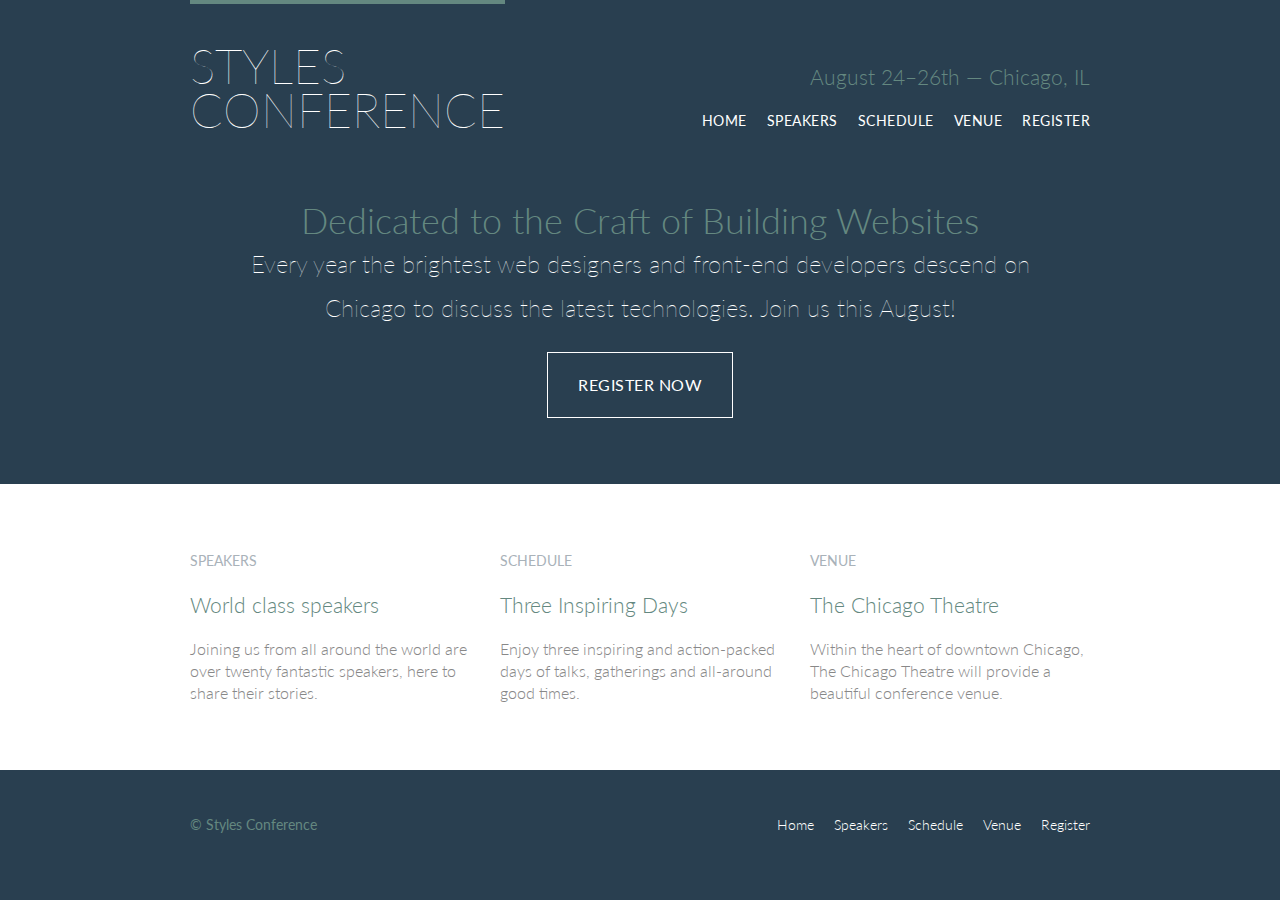
<file: index.html>
<!DOCTYPE html>
<html lang="en">
<head>
	<meta charset="utf-8">
	<title>Styles Conference</title>
	<link rel="stylesheet" href="https://fonts.googleapis.com/css?family=Lato:100,300,400,700" rel="stylesheet">
	<link rel="stylesheet" type="text/css" href="./assets/stylesheets/main.css">
</head>


<body>

    <!-- Header -->

    <header class="container group primary-header">

        <h1 class="logo">
           <a href="index.html">Styles<br>Conference</a>
        </h1>

        <h3 class="tagline">August 24&ndash;26th &mdash; Chicago, IL</h3>

        <nav class="nav primary-nav">
	       <ul>
		       <li><a href="index.html">Home</a></li><!--
		    --><li><a href="speakers.html">Speakers</a></li><!--
		    --><li><a href="schedule.html">Schedule</a></li><!--
		    --><li><a href="venue.html">Venue</a></li><!--
		    --><li><a href="register.html">Register</a></li>
		  </ul>
        </nav>

    </header>

    <!-- Hero -->

    <section class="container hero"> 
	    <h2>Dedicated to the Craft of Building Websites</h2>
	    <p>Every year the brightest web designers and front-end developers descend on Chicago to discuss the latest technologies. Join us this August!</p>
		<a class="btn btn-alt" href="register.html">Register Now</a>
	</section>

	<section class="row">
		<div class="grid">
			<!--Speakers-->
			<section class="teaser col-1-3">
	 			<a href="speakers.html">
					<h5>Speakers</h5>
					<h3>World class speakers</h3>
	 			</a>

				<p>Joining us from all around the world are over twenty fantastic speakers, here to share their stories.</p>

			</section><!-- 

	       	Schedule

			--><section class="teaser col-1-3">
	 			<a href="schedule.html">
					<h5>Schedule</h5>
					<h3>Three Inspiring Days</h3>
	  			</a>

				<p>Enjoy three inspiring and action-packed days of talks, gatherings and all-around good times.</p>

			</section><!-- 

	        Venue

			--><section class="teaser col-1-3">
	 			<a href="venue.html">
					<h5>Venue</h5>
					<h3>The Chicago Theatre</h3>
	  			</a>

				<p>Within the heart of downtown Chicago, The Chicago Theatre will provide a beautiful conference venue.</p>

			</section>
		</div>
	</section>

	<footer class="container primary-footer group">
		<small>&copy; Styles Conference</small>
		<nav class="nav">
		  <ul>
		    <li><a href="index.html">Home</a></li><!--
		    --><li><a href="speakers.html">Speakers</a></li><!--
		    --><li><a href="schedule.html">Schedule</a></li><!--
		    --><li><a href="venue.html">Venue</a></li><!--
		    --><li><a href="register.html">Register</a></li>
		  </ul>
		</nav>
	</footer>

</body>

</html>
</file>
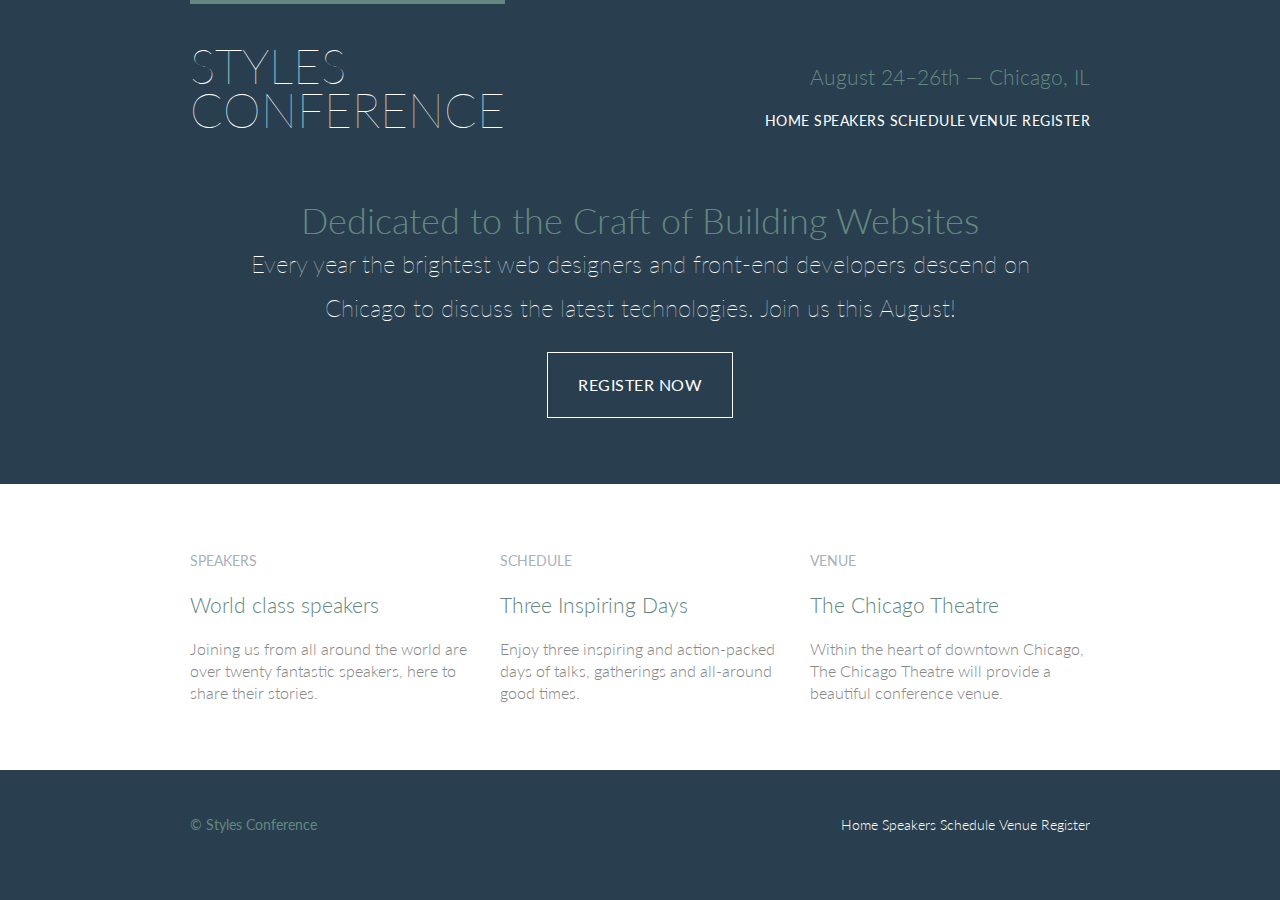
<file: styles conference/index.html>
<!DOCTYPE html>
<html lang="en">
<head>
	<meta charset="utf-8">
	<title>Styles Conference</title>
	<link rel="stylesheet" type="text/css" href="Assets/stylesheets/main.css">
	<link rel="stylesheet" href="https://fonts.googleapis.com/css?family=Lato:100,300,400,700" rel="stylesheet">

</head>


<body>

    <!-- Header -->

    <header class="container group primary-header">

        <h1 class="logo">
           <a href="index.html">Styles<br>Conference</a>
        </h1>

        <h3 class="tagline">August 24&ndash;26th &mdash; Chicago, IL</h3>

        <nav class="nav primary-nav">
	       <a href="index.html">Home</a>
	       <a href="speakers.html">Speakers</a>
	       <a href="schedule.html">Schedule</a>
	       <a href="venue.html">Venue</a>
	       <a href="register.html">Register</a>
        </nav>

    </header>

    <!-- Hero -->

    <section class="container hero"> 
	    <h2>Dedicated to the Craft of Building Websites</h2>
	    <p>Every year the brightest web designers and front-end developers descend on Chicago to discuss the latest technologies. Join us this August!</p>
		<a class="btn btn-alt" href="register.html">Register Now</a>
	</section>

	<section class="row">
		<div class="grid">
			<!--Speakers-->
			<section class="teaser col-1-3">
	 			<a href="speakers.html">
					<h5>Speakers</h5>
					<h3>World class speakers</h3>
	 			</a>

				<p>Joining us from all around the world are over twenty fantastic speakers, here to share their stories.</p>

			</section><!-- 

	       	Schedule

			--><section class="teaser col-1-3">
	 			<a href="schedule.html">
					<h5>Schedule</h5>
					<h3>Three Inspiring Days</h3>
	  			</a>

				<p>Enjoy three inspiring and action-packed days of talks, gatherings and all-around good times.</p>

			</section><!-- 

	        Venue

			--><section class="teaser col-1-3">
	 			<a href="venue.html">
					<h5>Venue</h5>
					<h3>The Chicago Theatre</h3>
	  			</a>

				<p>Within the heart of downtown Chicago, The Chicago Theatre will provide a beautiful conference venue.</p>

			</section>
		</div>
	</section>

	<footer class="container primary-footer group">
		<small>&copy; Styles Conference</small>
		<nav class="nav">
			<a href="index.html">Home</a>
			<a href="speakers.html">Speakers</a>
			<a href="schedule.html">Schedule</a>
			<a href="venue.html">Venue</a>
			<a href="register.html">Register</a>
		</nav>
	</footer>

</body>

</html>
</file>
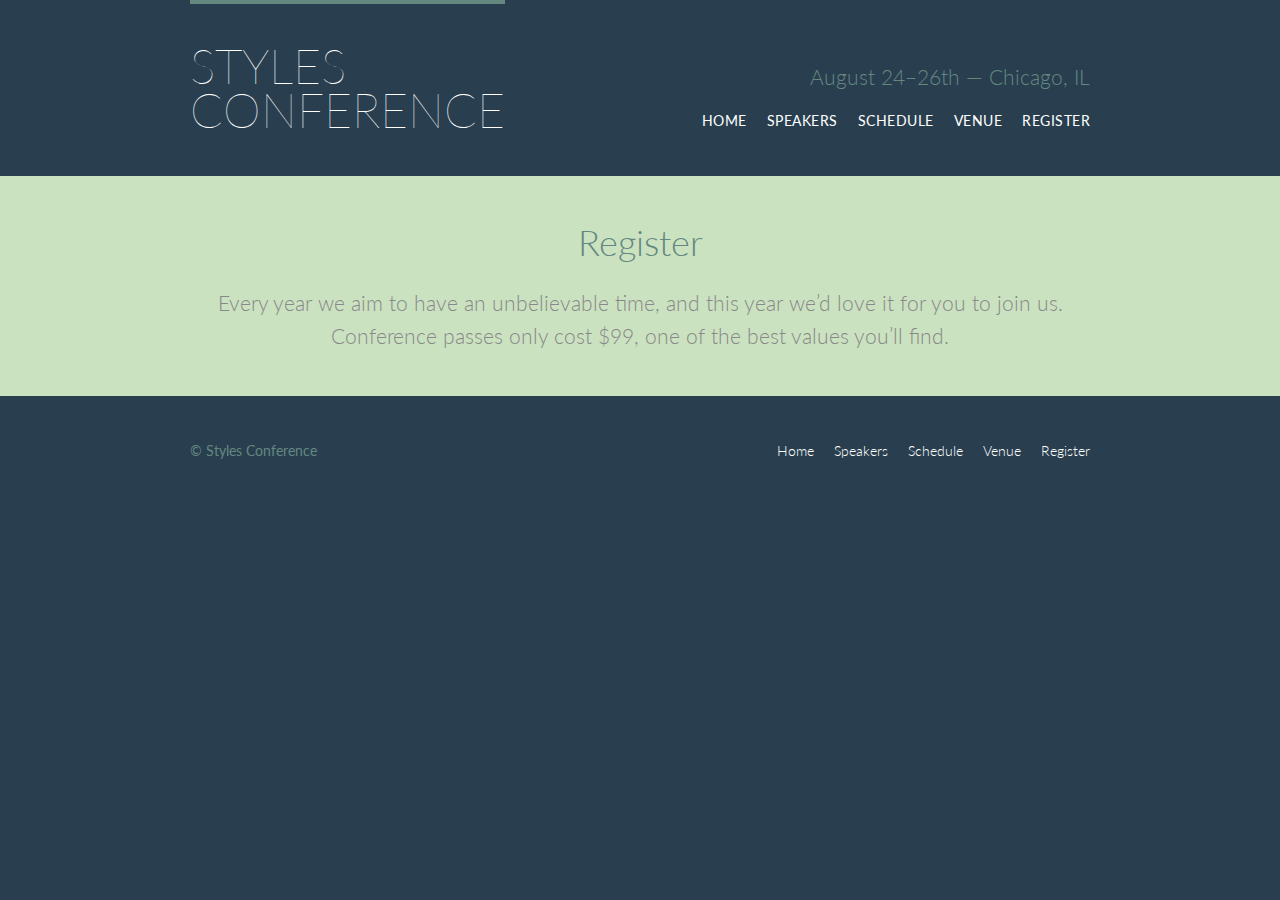
<file: register.html>
<!DOCTYPE html>
<html lang="en">

  <head>
    <meta charset="utf-8">
    <title>Register - Styles Conference</title>
    <link rel="stylesheet" href="http://fonts.googleapis.com/css?family=Lato:100,300,400">
    <link rel="stylesheet" type="text/css" href="./assets/stylesheets/main.css">
  </head>

  <body>

    <!-- Header -->

    <header class="container group primary-header">

      <h1 class="logo">
        <a href="index.html">Styles <br> Conference</a>
      </h1>

      <h3 class="tagline">August 24&ndash;26th &mdash; Chicago, IL</h3>

      <nav class="nav primary-nav">
      <ul>
        <li><a href="index.html">Home</a></li><!--
        --><li><a href="speakers.html">Speakers</a></li><!--
        --><li><a href="schedule.html">Schedule</a></li><!--
        --><li><a href="venue.html">Venue</a></li><!--
        --><li><a href="register.html">Register</a></li>
      </ul>
      </nav>

    </header>

    <!-- Main content -->
    <section class="row-alt">
      <div class="container lead">

        <h1>Register</h1>
        <p>Every year we aim to have an unbelievable time, and this year we’d love it for you to join us. Conference passes only cost $99, one of the best values you’ll find.</p>

      </div>
    </section>

    <!-- Footer -->

    <footer class="primary-footer container group">

      <small>&copy; Styles Conference</small>

      <nav class="nav">
        <ul>
          <li><a href="index.html">Home</a></li><!--
          --><li><a href="speakers.html">Speakers</a></li><!--
          --><li><a href="schedule.html">Schedule</a></li><!--
          --><li><a href="venue.html">Venue</a></li><!--
          --><li><a href="register.html">Register</a></li>
        </ul>
      </nav>

    </footer>

  </body>
</html>
</file>
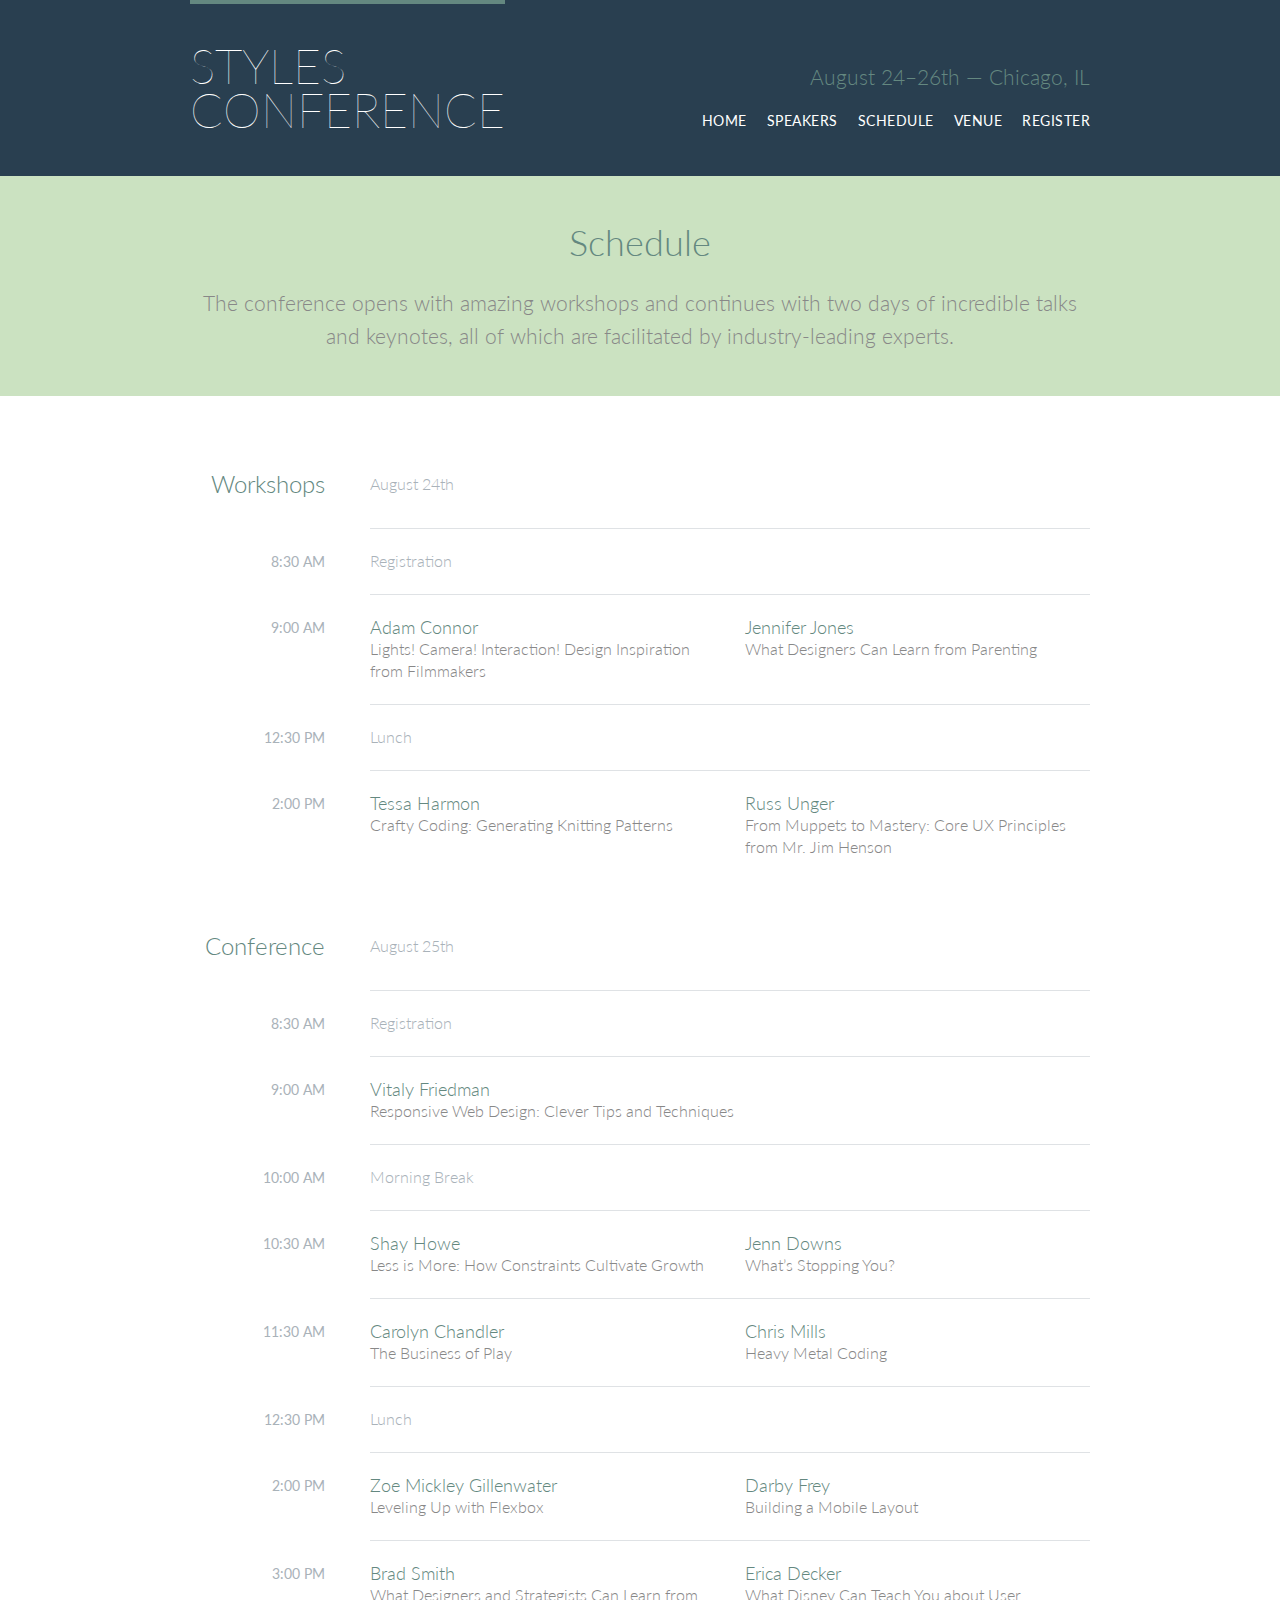
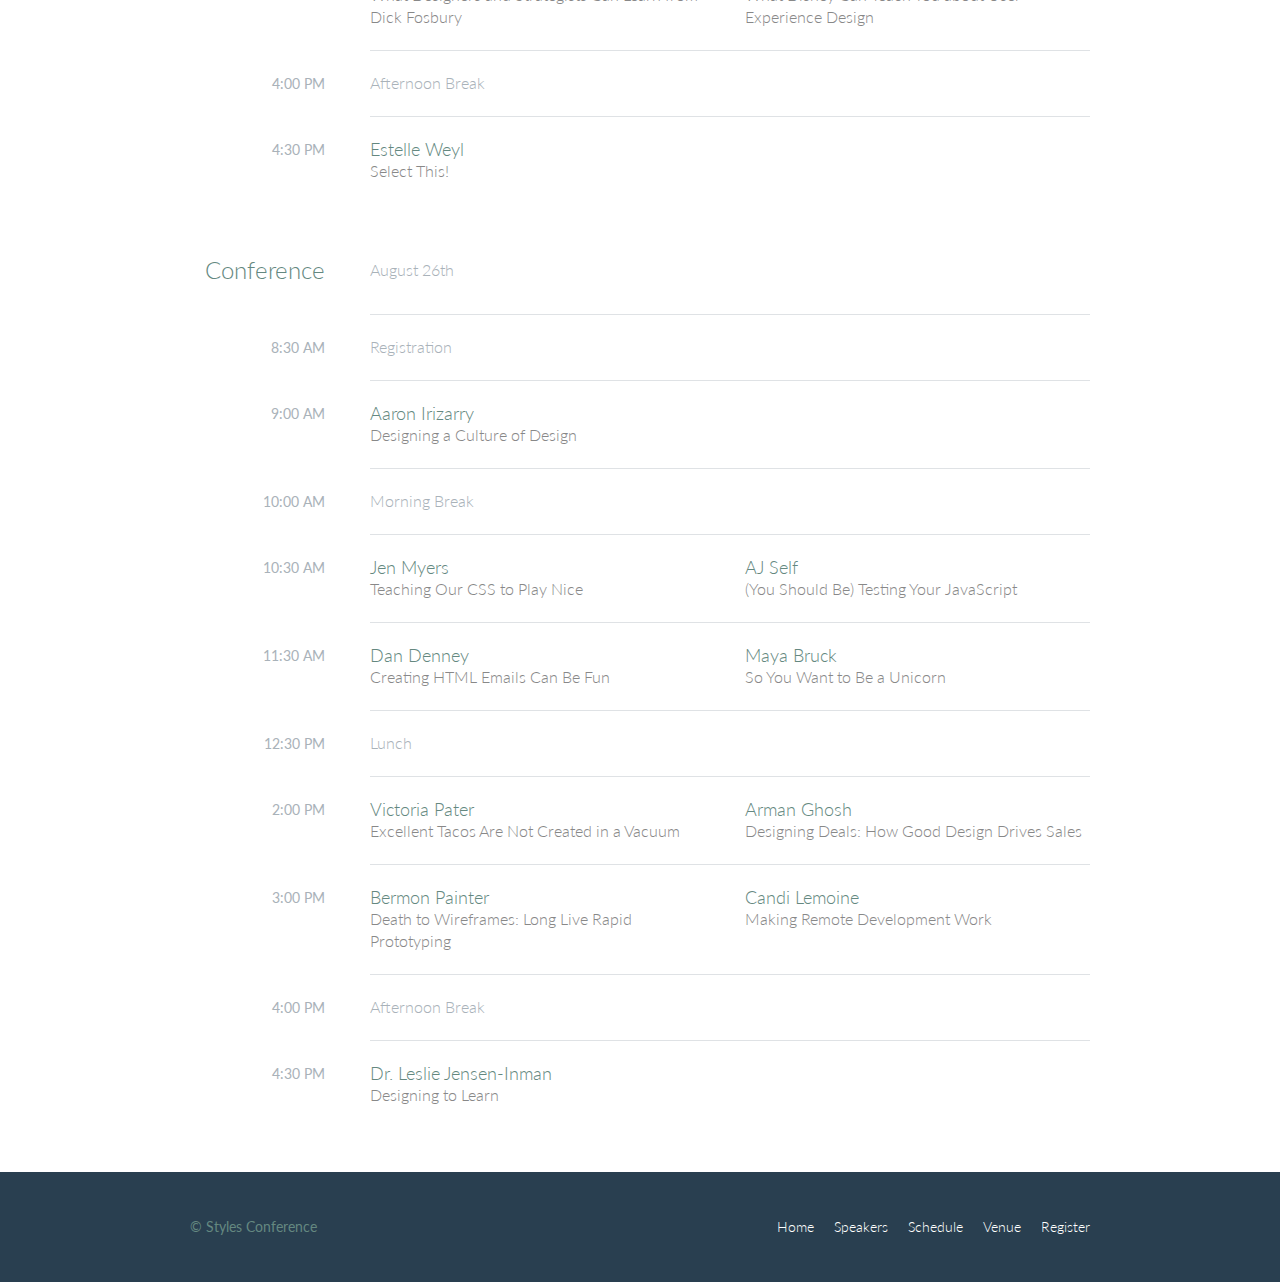
<file: schedule.html>
<!DOCTYPE html>
<html lang="en">

  <head>
    <meta charset="utf-8">
    <title>Schedule - Styles Conference</title>
    <link rel="stylesheet" href="http://fonts.googleapis.com/css?family=Lato:100,300,400">
    <link rel="stylesheet" type="text/css" href="./assets/stylesheets/main.css">
  </head>

  <body>

    <!-- Header -->

    <header class="container group primary-header">

      <h1 class="logo">
        <a href="index.html">Styles <br> Conference</a>
      </h1>

      <h3 class="tagline">August 24&ndash;26th &mdash; Chicago, IL</h3>

      <nav class="nav primary-nav">
        <ul>
          <li><a href="index.html">Home</a></li><!--
          --><li><a href="speakers.html">Speakers</a></li><!--
          --><li><a href="schedule.html">Schedule</a></li><!--
          --><li><a href="venue.html">Venue</a></li><!--
          --><li><a href="register.html">Register</a></li>
        </ul>
      </nav>

    </header>

    <!-- lEAD -->

    <section class="row-alt">
      <div class="container lead">

        <h1>Schedule</h1>
        <p>The conference opens with amazing workshops and continues with two days of incredible talks and keynotes, all of which are facilitated by industry-leading experts.</p>

      </div>
    </section>

    <!-- Main content -->
    <section class="row">
      <div class="container">

        <!-- Workshops -->

        <table>
          <thead>
            <tr>
              <th scope="row">
                Workshops
              </th>
              <td class="schedule-offset" colspan="2">
                August 24th
              </td>
            </tr>
          </thead>
          <tbody>
            <tr>
              <th scope="row">
                <time datetime="08:30:00">8:30 AM</time>
              </th>
              <td class="schedule-offset" colspan="2">
                Registration
              </td>
            </tr>
            <tr>
              <th scope="row">
                <time datetime="09:00:00">9:00 AM</time>
              </th>
              <td>
                <a href="speakers.html#adam-connor">
                  <h4>Adam Connor</h4>
                  Lights! Camera! Interaction! Design Inspiration from Filmmakers
                </a>
              </td>
              <td>
                <a href="speakers.html#jennifer-jones">
                  <h4>Jennifer Jones</h4>
                  What Designers Can Learn from Parenting
                </a>
              </td>
            </tr>
            <tr>
              <th scope="row">
                <time datetime="12:30:00">12:30 PM</time>
              </th>
              <td class="schedule-offset" colspan="2">
                Lunch
              </td>
            </tr>
            <tr>
              <th scope="row">
                <time datetime="14:00">2:00 PM</time>
              </th>
              <td>
                <a href="speakers.html#tessa-harmon">
                  <h4>Tessa Harmon</h4>
                  Crafty Coding: Generating Knitting Patterns
                </a>
              </td>
              <td>
                <a href="speakers.html#russ-unger">
                  <h4>Russ Unger</h4>
                  From Muppets to Mastery: Core UX Principles from Mr. Jim Henson
                </a>
              </td>
            </tr>
          </tbody>
        </table>

        <!-- Conference -->

        <table>
          <thead>
            <tr>
              <th scope="row">
                Conference
              </th>
              <td class="schedule-offset" colspan="2">
                August 25th
              </td>
            </tr>
          </thead>
          <tbody>
            <tr>
              <th scope="row">
                <time datetime="08:30:00">8:30 AM</time>
              </th>
              <td class="schedule-offset" colspan="2">
                Registration
              </td>
            </tr>
            <tr>
              <th scope="row">
                <time datetime="09:00:00">9:00 AM</time>
              </th>
              <td colspan="2">
                <a href="speakers.html#vitaly-friedman">
                  <h4>Vitaly Friedman</h4>
                  Responsive Web Design: Clever Tips and Techniques
                </a>
              </td>
            </tr>
            <tr>
              <th scope="row">
                <time datetime="10:00:00">10:00 AM</time>
              </th>
              <td class="schedule-offset" colspan="2">
                Morning Break
              </td>
            </tr>
            <tr>
              <th scope="row">
                <time datetime="10:30:00">10:30 AM</time>
              </th>
              <td>
                <a href="speakers.html#shay-howe">
                  <h4>Shay Howe</h4>
                  Less is More: How Constraints Cultivate Growth
                </a>
              </td>
              <td>
                <a href="speakers.html#jenn-downs">
                  <h4>Jenn Downs</h4>
                  What&#8217;s Stopping You?
                </a>
              </td>
            </tr>
            <tr>
              <th scope="row">
                <time datetime="11:30:00">11:30 AM</time>
              </th>
              <td>
                <a href="speakers.html#carolyn-chandler">
                  <h4>Carolyn Chandler</h4>
                  The Business of Play
                </a>
              </td>
              <td>
                <a href="speakers.html#chris-mills">
                  <h4>Chris Mills</h4>
                  Heavy Metal Coding
                </a>
              </td>
            </tr>
            <tr>
              <th scope="row">
                <time datetime="12:30:00">12:30 PM</time>
              </th>
              <td class="schedule-offset" colspan="2">
                Lunch
              </td>
            </tr>
            <tr>
              <th scope="row">
                <time datetime="14:00">2:00 PM</time>
              </th>
              <td>
                <a href="speakers.html#zoe-mickley-gillenwater">
                  <h4>Zoe Mickley Gillenwater</h4>
                  Leveling Up with Flexbox
                </a>
              </td>
              <td>
                <a href="speakers.html#darby-frey">
                  <h4>Darby Frey</h4>
                  Building a Mobile Layout
                </a>
              </td>
            </tr>
            <tr>
              <th scope="row">
                <time datetime="15:00:00">3:00 PM</time>
              </th>
              <td>
                <a href="speakers.html#brad-smith">
                  <h4>Brad Smith</h4>
                  What Designers and Strategists Can Learn from Dick Fosbury
                </a>
              </td>
              <td>
                <a href="speakers.html#erica-decker">
                  <h4>Erica Decker</h4>
                  What Disney Can Teach You about User Experience Design
                </a>
              </td>
            </tr>
            <tr>
              <th scope="row">
                <time datetime="16:00:00">4:00 PM</time>
              </th>
              <td class="schedule-offset" colspan="2">
                Afternoon Break
              </td>
            </tr>
            <tr>
              <th scope="row">
                <time datetime="16:30:00">4:30 PM</time>
              </th>
              <td colspan="2">
                <a href="speakers.html#estelle-weyl">
                  <h4>Estelle Weyl</h4>
                  Select This!
                </a>
              </td>
            </tr>
          </tbody>
        </table>

        <!-- Conference -->

        <table>
          <thead>
            <tr>
              <th scope="row">
                Conference
              </th>
              <td class="schedule-offset" colspan="2">
                August 26th
              </td>
            </tr>
          </thead>
          <tbody>
            <tr>
              <th scope="row">
                <time datetime="08:30:00">8:30 AM</time>
              </th>
              <td class="schedule-offset" colspan="2">
                Registration
              </td>
            </tr>
            <tr>
              <th scope="row">
                <time datetime="09:00:00">9:00 AM</time>
              </th>
              <td colspan="2">
                <a href="speakers.html#aaron-irizarry">
                  <h4>Aaron Irizarry</h4>
                  Designing a Culture of Design
                </a>
              </td>
            </tr>
            <tr>
              <th scope="row">
                <time datetime="10:00:00">10:00 AM</time>
              </th>
              <td class="schedule-offset" colspan="2">
                Morning Break
              </td>
            </tr>
            <tr>
              <th scope="row">
                <time datetime="10:30:00">10:30 AM</time>
              </th>
              <td>
                <a href="speakers.html#jen-myers">
                  <h4>Jen Myers</h4>
                  Teaching Our CSS to Play Nice
                </a>
              </td>
              <td>
                <a href="speakers.html#aj-self">
                  <h4>AJ Self</h4>
                  (You Should Be) Testing Your JavaScript
                </a>
              </td>
            </tr>
            <tr>
              <th scope="row">
                <time datetime="11:30:00">11:30 AM</time>
              </th>
              <td>
                <a href="speakers.html#dan-denney">
                  <h4>Dan Denney</h4>
                  Creating HTML Emails Can Be Fun
                </a>
              </td>
              <td>
                <a href="speakers.html#maya-bruck">
                  <h4>Maya Bruck</h4>
                  So You Want to Be a Unicorn
                </a>
              </td>
            </tr>
            <tr>
              <th scope="row">
                <time datetime="12:30:00">12:30 PM</time>
              </th>
              <td class="schedule-offset" colspan="2">
                Lunch
              </td>
            </tr>
            <tr>
              <th scope="row">
                <time datetime="14:00">2:00 PM</time>
              </th>
              <td>
                <a href="speakers.html#victoria-pater">
                  <h4>Victoria Pater</h4>
                  Excellent Tacos Are Not Created in a Vacuum
                </a>
              </td>
              <td>
                <a href="speakers.html#arman-ghosh">
                  <h4>Arman Ghosh</h4>
                  Designing Deals: How Good Design Drives Sales
                </a>
              </td>
            </tr>
            <tr>
              <th scope="row">
                <time datetime="15:00:00">3:00 PM</time>
              </th>
              <td>
                <a href="speakers.html#bermon-painter">
                  <h4>Bermon Painter</h4>
                  Death to Wireframes: Long Live Rapid Prototyping
                </a>
              </td>
              <td>
                <a href="speakers.html#candi-lemoine">
                  <h4>Candi Lemoine</h4>
                  Making Remote Development Work
                </a>
              </td>
            </tr>
            <tr>
              <th scope="row">
                <time datetime="16:00:00">4:00 PM</time>
              </th>
              <td class="schedule-offset" colspan="2">
                Afternoon Break
              </td>
            </tr>
            <tr>
              <th scope="row">
                <time datetime="16:30:00">4:30 PM</time>
              </th>
              <td colspan="2">
                <a href="speakers.html#leslie-jensen-inman">
                  <h4>Dr. Leslie Jensen-Inman</h4>
                  Designing to Learn
                </a>
              </td>
            </tr>
          </tbody>
        </table>

      </div>
    </section>


    <!-- Footer -->

    <footer class="primary-footer container group">

      <small>&copy; Styles Conference</small>

      <nav class="nav">
        <ul>
          <li><a href="index.html">Home</a></li><!--
          --><li><a href="speakers.html">Speakers</a></li><!--
          --><li><a href="schedule.html">Schedule</a></li><!--
          --><li><a href="venue.html">Venue</a></li><!--
          --><li><a href="register.html">Register</a></li>
        </ul>
      </nav>

    </footer>

  </body>
</html>
</file>
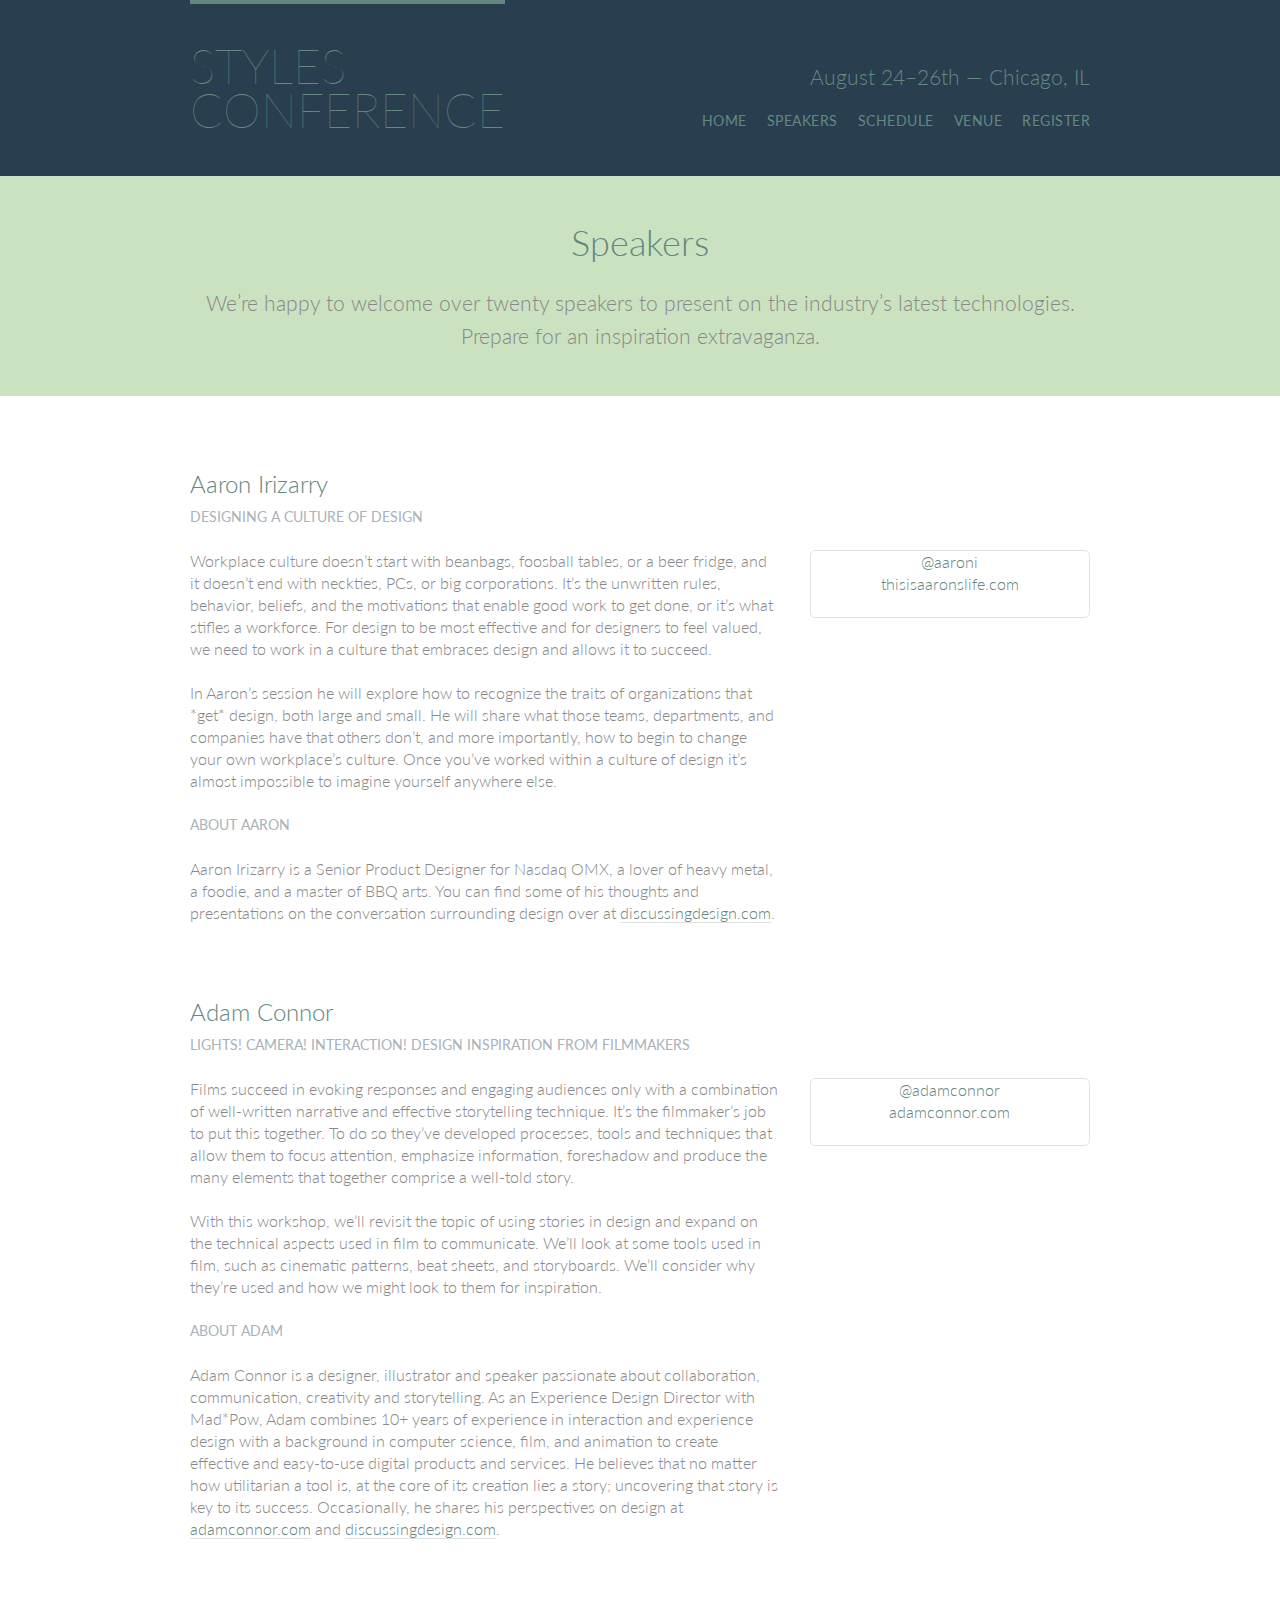
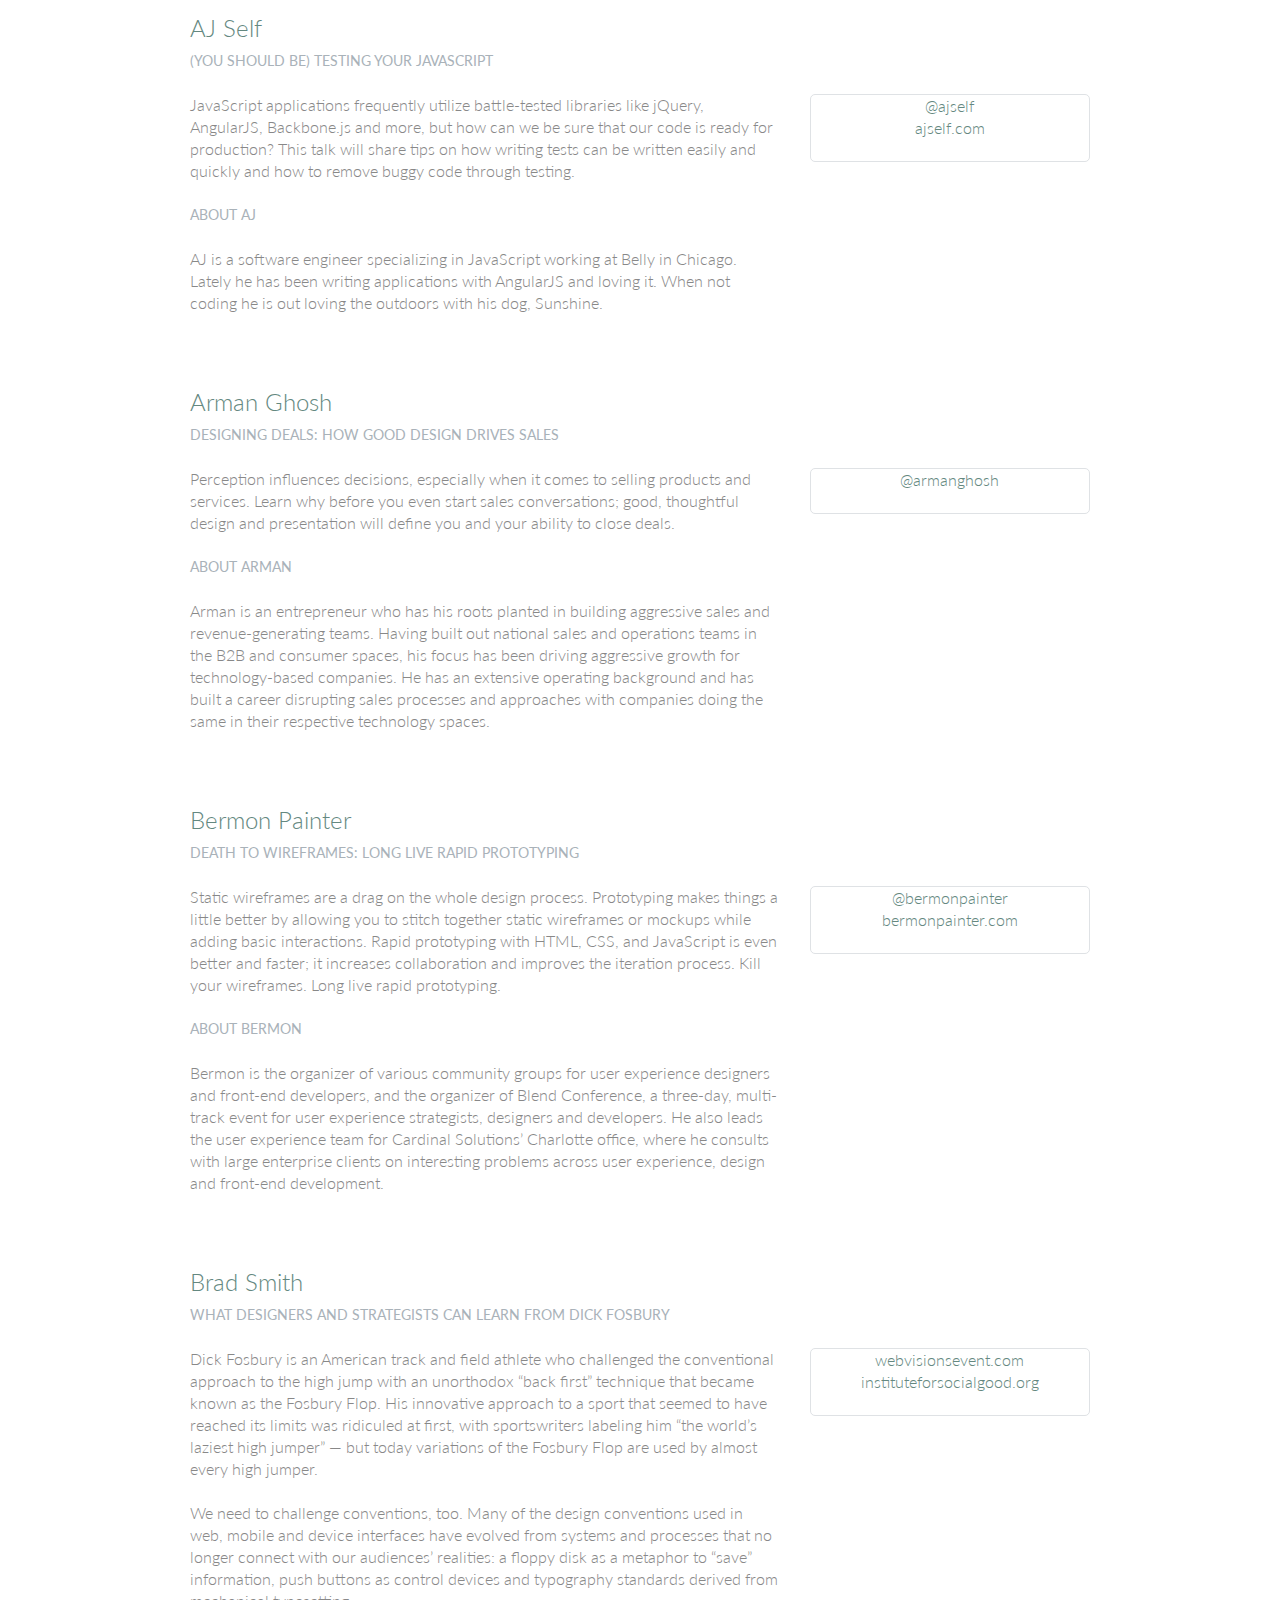
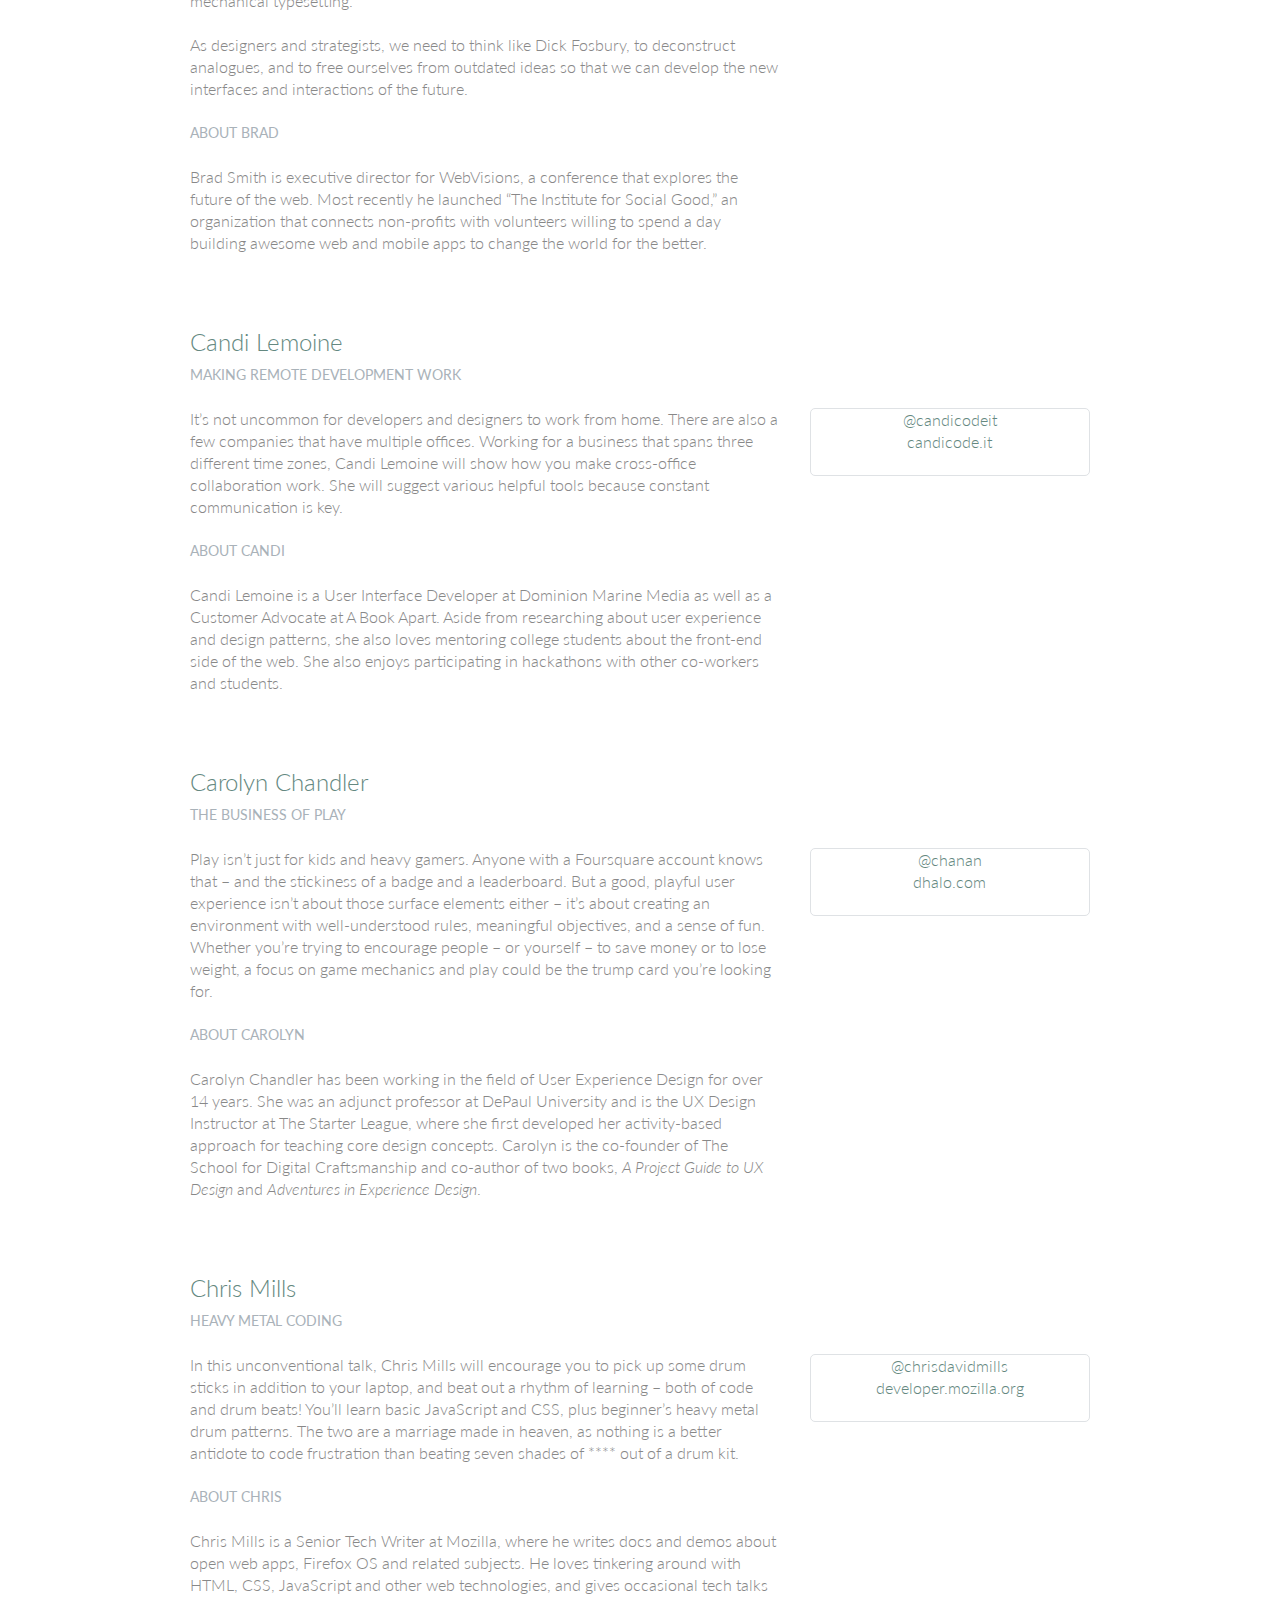
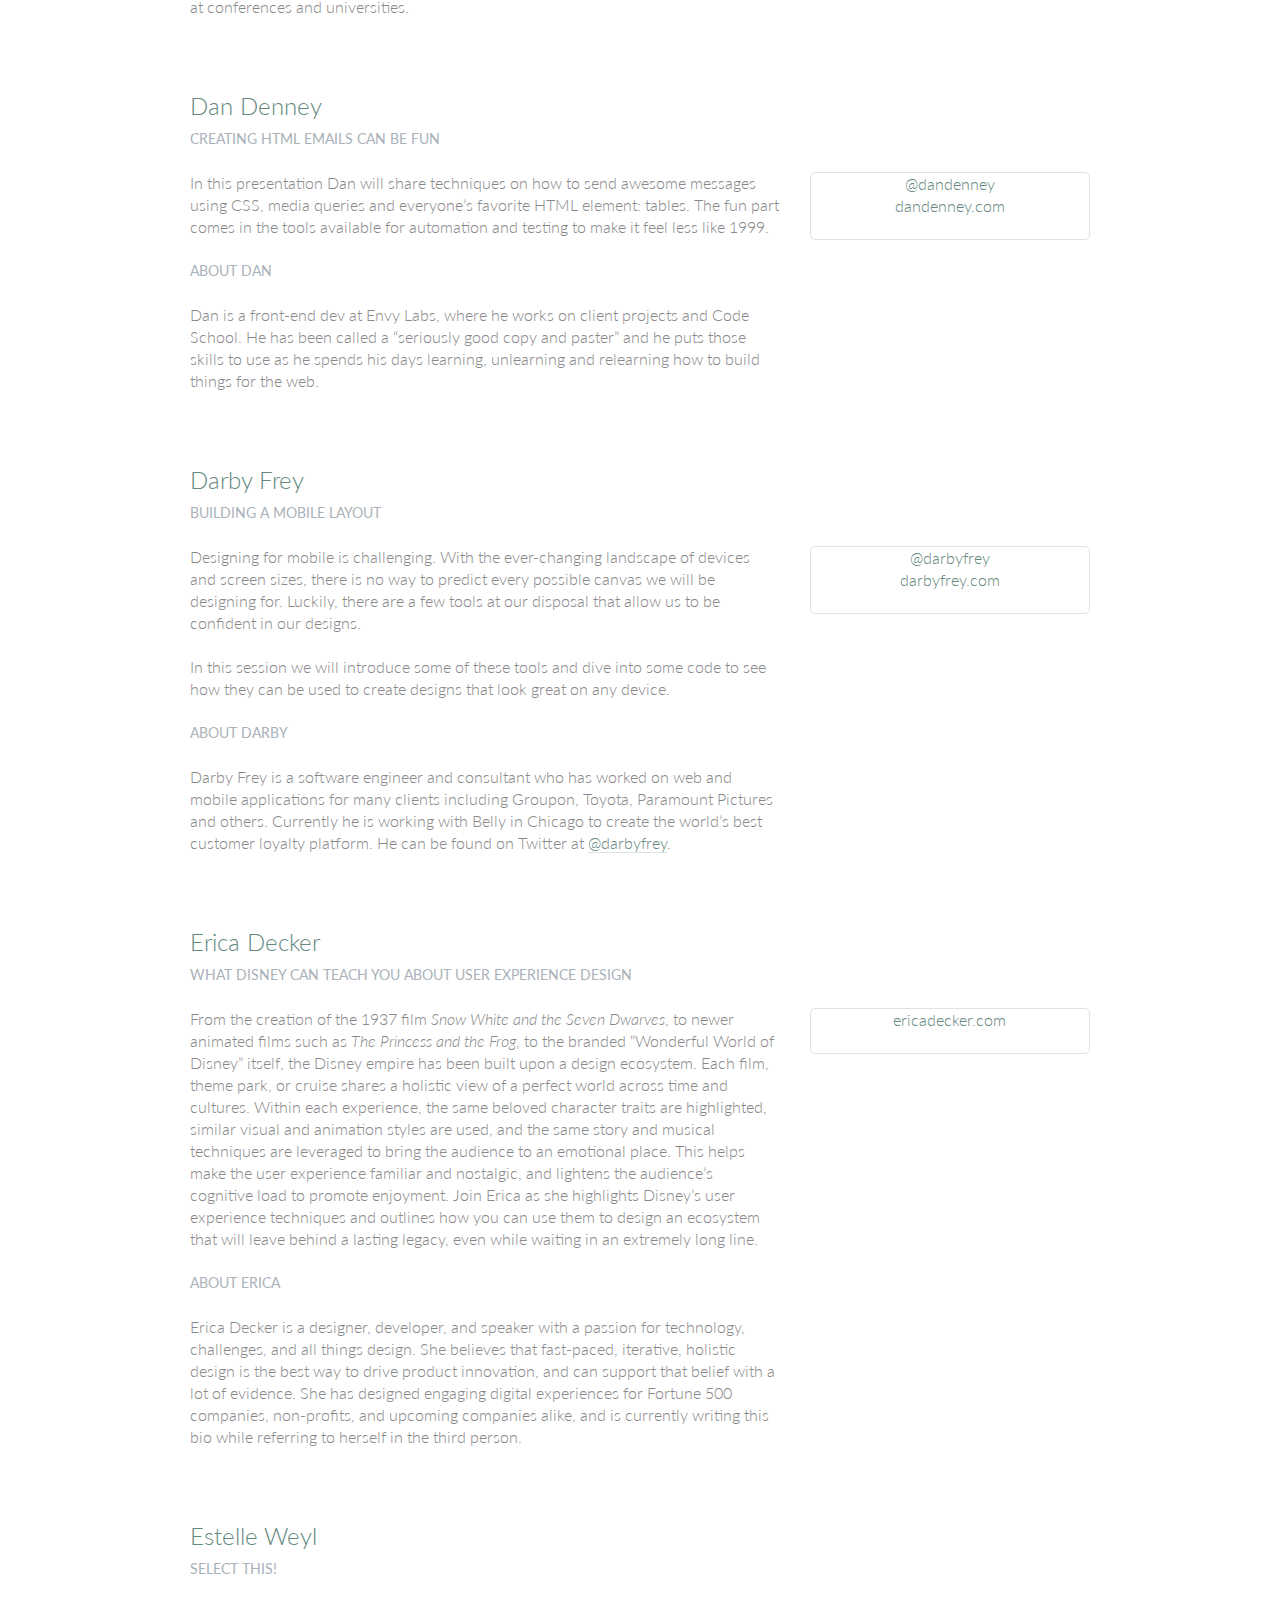
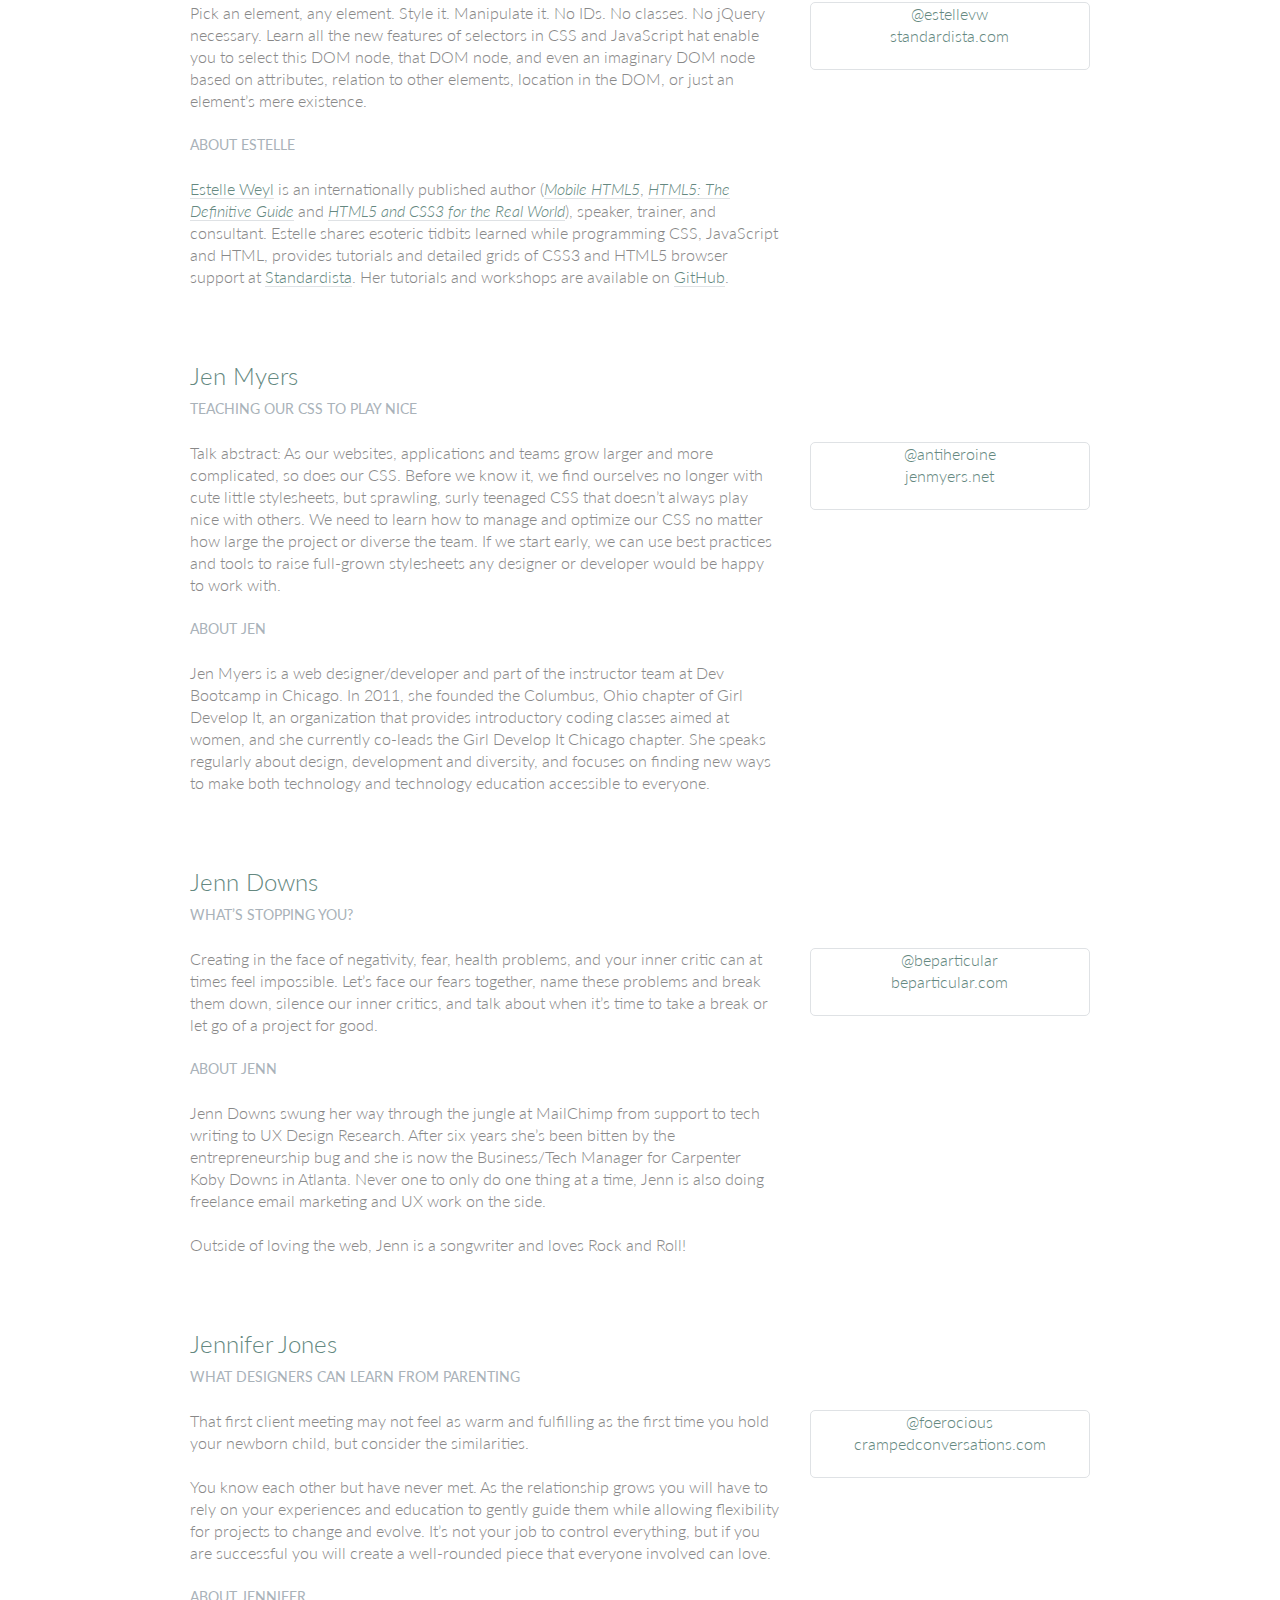
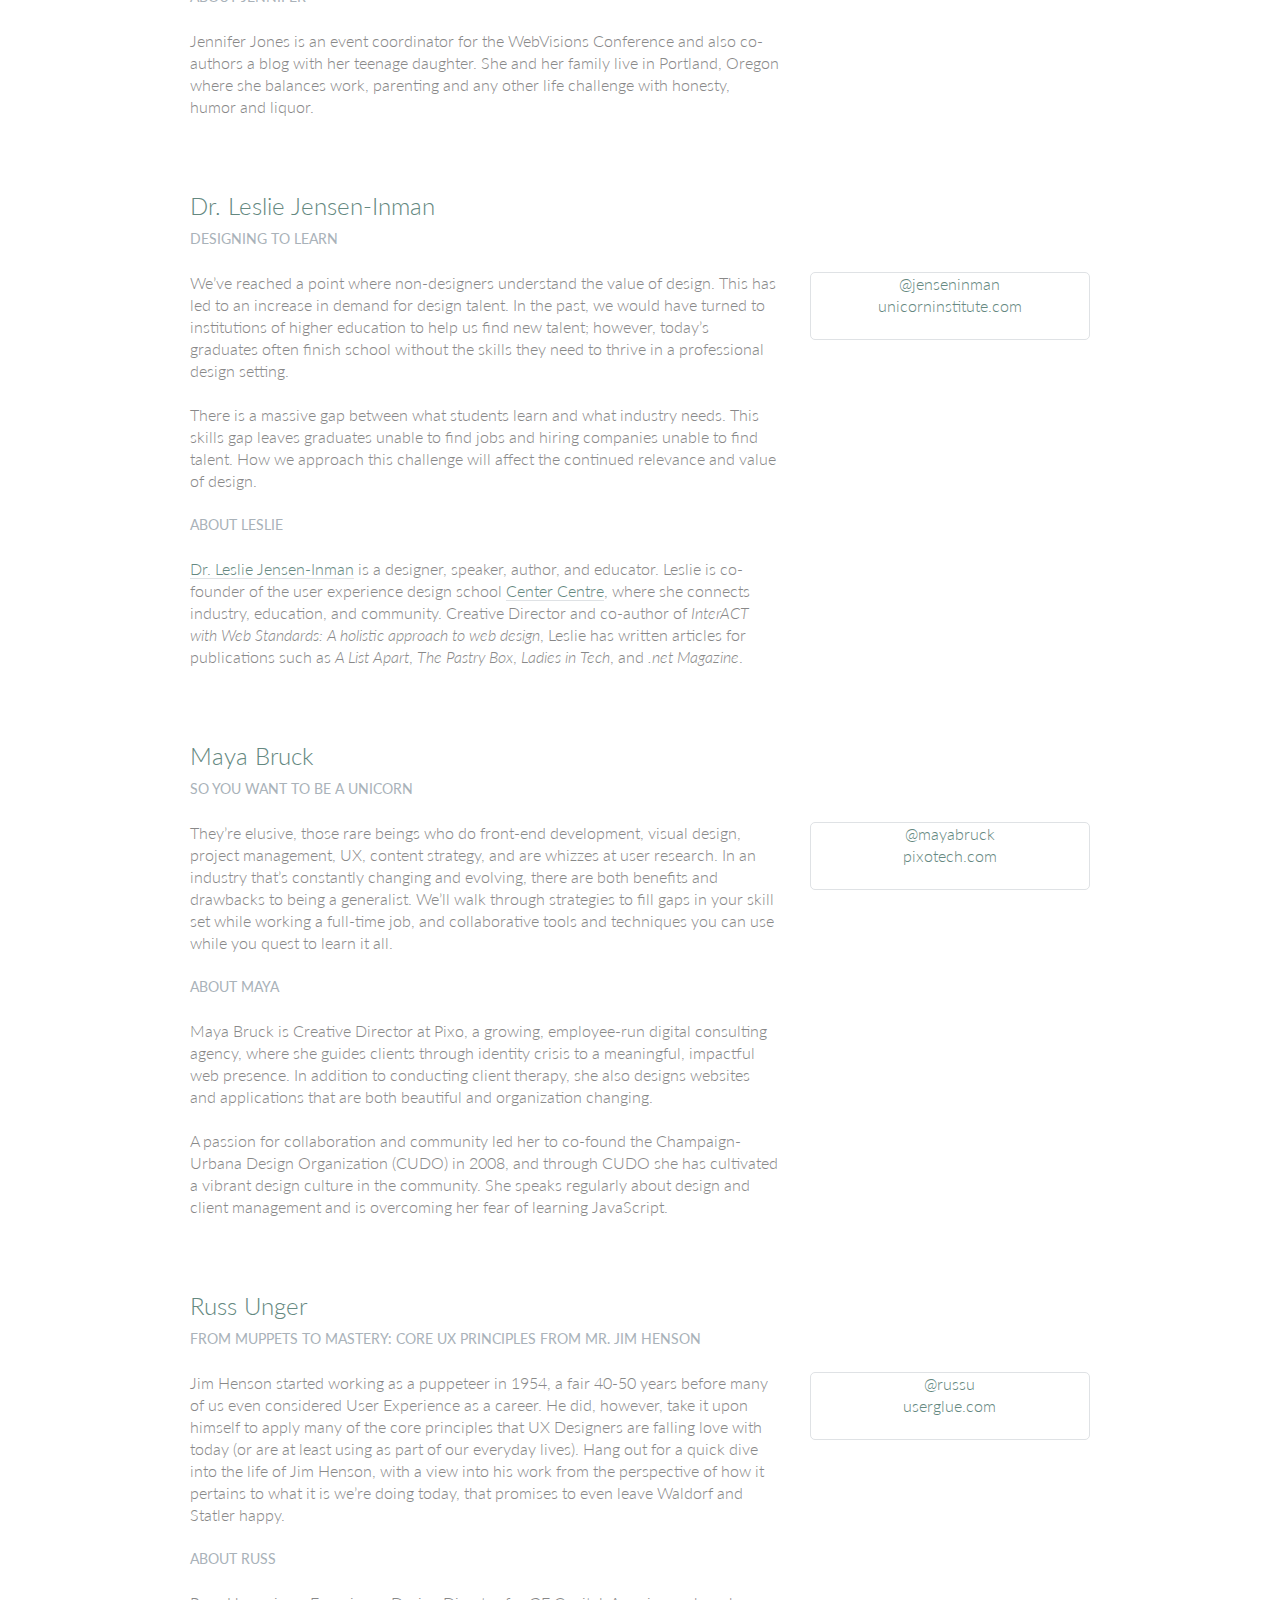
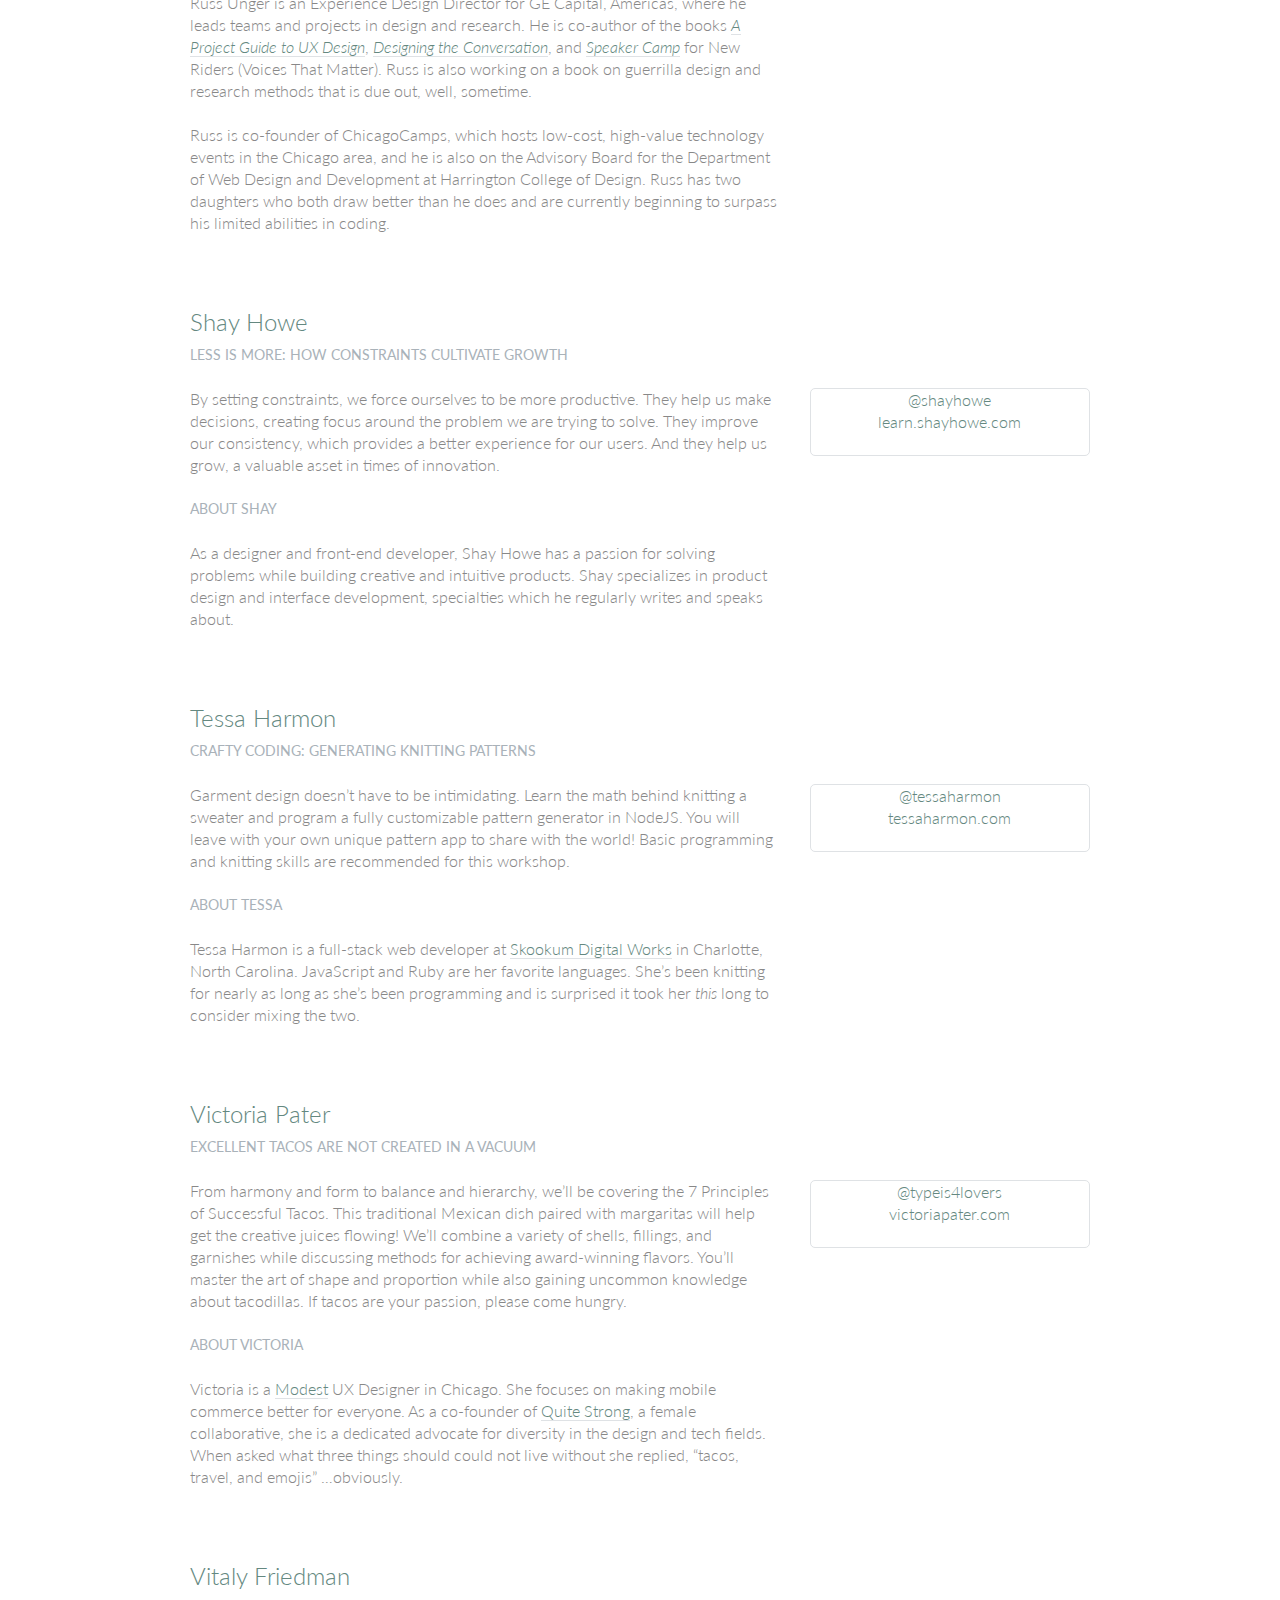
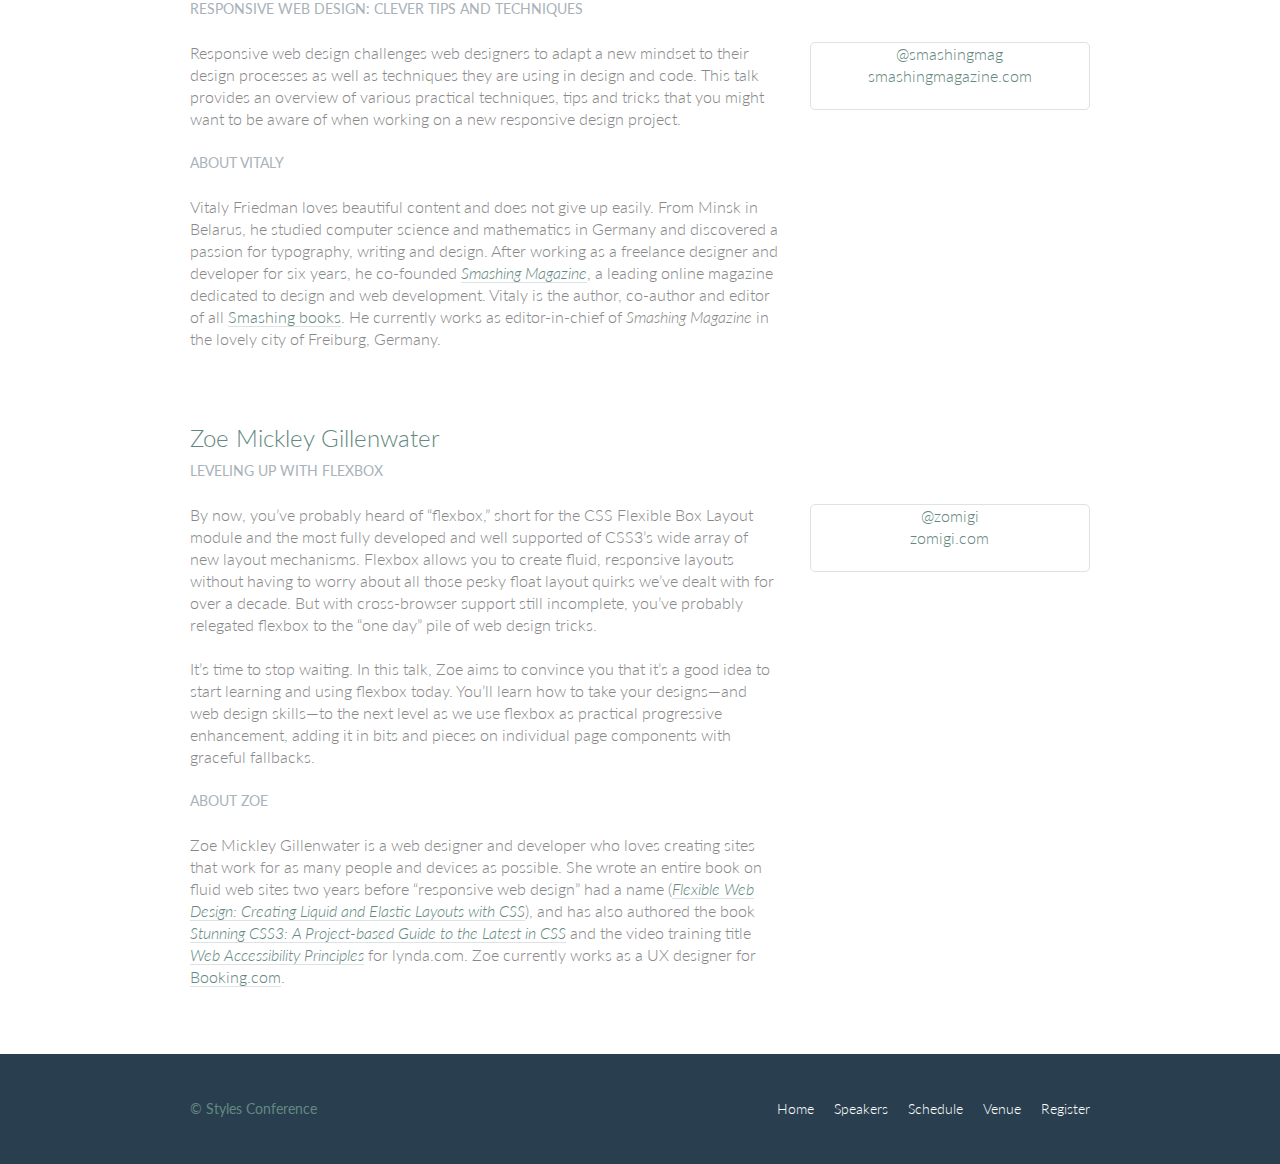
<file: speakers.html>
<!DOCTYPE html>
<html lang="en">

  <head>
    <meta charset="utf-8">
    <title>Speakers - Styles Conference</title>
    <link rel="stylesheet" href="http://fonts.googleapis.com/css?family=Lato:100,300,400">
    <link rel="stylesheet" type="text/css" href="./assets/stylesheets/main.css">
  </head>

  <body>

    <!-- Header -->

    <header class="container group">

      <h1 class="logo">
        <a href="index.html">Styles <br> Conference</a>
      </h1>

      <h3 class="tagline">August 24&ndash;26th &mdash; Chicago, IL</h3>

      <nav class="nav primary-nav">
        <ul>
             <li><a href="index.html">Home</a></li><!--
          --><li><a href="speakers.html">Speakers</a></li><!--
          --><li><a href="schedule.html">Schedule</a></li><!--
          --><li><a href="venue.html">Venue</a></li><!--
          --><li><a href="register.html">Register</a></li>
        </ul>
      </nav>

    </header>
    <!-- Lead -->
   
    <section class="row-alt">
      <div class="container lead">

        <h1>Speakers</h1>
        <p>We&#8217;re happy to welcome over twenty speakers to present on the industry&#8217;s latest technologies. Prepare for an inspiration extravaganza.</p>

     </div>
    </section>

     <!-- Main content -->

    <section class="row">
      <div class="grid">

        <!-- Aaron Irizarry -->

        <section class="speaker" id="aaron-irizarry">

          <div class="col-2-3">

            <h2>Aaron Irizarry</h2>
            <h5>Designing a Culture of Design</h5>

            <p>Workplace culture doesn&#8217;t start with beanbags, foosball tables, or a beer fridge, and it doesn&#8217;t end with neckties, PCs, or big corporations. It&#8217;s the unwritten rules, behavior, beliefs, and the motivations that enable good work to get done, or it&#8217;s what stifles a workforce. For design to be most effective and for designers to feel valued, we need to work in a culture that embraces design and allows it to succeed.</p>

            <p>In Aaron&#8217;s session he will explore how to recognize the traits of organizations that *get* design, both large and small. He will share what those teams, departments, and companies have that others don&#8217;t, and more importantly, how to begin to change your own workplace&#8217;s culture. Once you&#8217;ve worked within a culture of design it&#8217;s almost impossible to imagine yourself anywhere else.</p>

            <h5>About Aaron</h5>

            <p>Aaron Irizarry is a Senior Product Designer for Nasdaq OMX, a lover of heavy metal, a foodie, and a master of BBQ arts. You can find some of his thoughts and presentations on the conversation surrounding design over at <a href="http://www.discussingdesign.com/">discussingdesign.com</a>.</p>

          </div><!--

          --><aside class="col-1-3">
            <div class="speaker-info">

              <ul>
                <li><a href="https://twitter.com/aaroni">@aaroni</a></li>
                <li><a href="http://www.thisisaaronslife.com/">thisisaaronslife.com</a></li>
              </ul>

            </div>
          </aside>

        </section>

        <!-- Adam Connor -->

        <section class="speaker" id="adam-connor">

          <div class="col-2-3">

            <h2>Adam Connor</h2>
            <h5>Lights! Camera! Interaction! Design Inspiration from Filmmakers</h5>

            <p>Films succeed in evoking responses and engaging audiences only with a combination of well-written narrative and effective storytelling technique. It&#8217;s the filmmaker&#8217;s job to put this together. To do so they&#8217;ve developed processes, tools and techniques that allow them to focus attention, emphasize information, foreshadow and produce the many elements that together comprise a well-told story.</p>

            <p>With this workshop, we&#8217;ll revisit the topic of using stories in design and expand on the technical aspects used in film to communicate. We&#8217;ll look at some tools used in film, such as cinematic patterns, beat sheets, and storyboards. We&#8217;ll consider why they&#8217;re used and how we might look to them for inspiration.</p>

            <h5>About Adam</h5>

            <p>Adam Connor is a designer, illustrator and speaker passionate about collaboration, communication, creativity and storytelling. As an Experience Design Director with Mad*Pow, Adam combines 10+ years of experience in interaction and experience design with a background in computer science, film, and animation to create effective and easy-to-use digital products and services. He believes that no matter how utilitarian a tool is, at the core of its creation lies a story; uncovering that story is key to its success. Occasionally, he shares his perspectives on design at <a href="http://adamconnor.com/">adamconnor.com</a> and <a href="http://www.discussingdesign.com/">discussingdesign.com</a>.</p>

          </div><!--

          --><aside class="col-1-3">
            <div class="speaker-info">

              <ul>
                <li><a href="https://twitter.com/adamconnor">@adamconnor</a></li>
                <li><a href="http://adamconnor.com/">adamconnor.com</a></li>
              </ul>

            </div>
          </aside>

        </section>

        <!-- AJ Self -->

        <section class="speaker" id="aj-self">

          <div class="col-2-3">

            <h2>AJ Self</h2>
            <h5>(You Should Be) Testing Your JavaScript</h5>

            <p>JavaScript applications frequently utilize battle-tested libraries like jQuery, AngularJS, Backbone.js and more, but how can we be sure that our code is ready for production? This talk will share tips on how writing tests can be written easily and quickly and how to remove buggy code through testing.</p>

            <h5>About AJ</h5>

            <p>AJ is a software engineer specializing in JavaScript working at Belly in Chicago. Lately he has been writing applications with AngularJS and loving it. When not coding he is out loving the outdoors with his dog, Sunshine.</p>

          </div><!--

          --><aside class="col-1-3">
            <div class="speaker-info">

              <ul>
                <li><a href="https://twitter.com/ajself">@ajself</a></li>
                <li><a href="http://www.ajself.com/">ajself.com</a></li>
              </ul>

            </div>
          </aside>

        </section>

        <!-- Arman Ghosh -->

        <section class="speaker" id="arman-ghosh">

          <div class="col-2-3">

            <h2>Arman Ghosh</h2>
            <h5>Designing Deals: How Good Design Drives Sales</h5>

            <p>Perception influences decisions, especially when it comes to selling products and services. Learn why before you even start sales conversations; good, thoughtful design and presentation will define you and your ability to close deals.</p>

            <h5>About Arman</h5>

            <p>Arman is an entrepreneur who has his roots planted in building aggressive sales and revenue-generating teams. Having built out national sales and operations teams in the B2B and consumer spaces, his focus has been driving aggressive growth for technology-based companies. He has an extensive operating background and has built a career disrupting sales processes and approaches with companies doing the same in their respective technology spaces.</p>

          </div><!--

          --><aside class="col-1-3">
            <div class="speaker-info">

              <ul>
                <li><a href="https://twitter.com/armanghosh">@armanghosh</a></li>
              </ul>

            </div>
          </aside>

        </section>

        <!-- Bermon Painter -->

        <section class="speaker" id="bermon-painter">

          <div class="col-2-3">

            <h2>Bermon Painter</h2>
            <h5>Death to Wireframes: Long Live Rapid Prototyping</h5>

            <p>Static wireframes are a drag on the whole design process. Prototyping makes things a little better by allowing you to stitch together static wireframes or mockups while adding basic interactions. Rapid prototyping with HTML, CSS, and JavaScript is even better and faster; it increases collaboration and improves the iteration process. Kill your wireframes. Long live rapid prototyping.</p>

            <h5>About Bermon</h5>

            <p>Bermon is the organizer of various community groups for user experience designers and front-end developers, and the organizer of Blend Conference, a three-day, multi-track event for user experience strategists, designers and developers. He also leads the user experience team for Cardinal Solutions&#8217; Charlotte office, where he consults with large enterprise clients on interesting problems across user experience, design and front-end development.</p>

          </div><!--

          --><aside class="col-1-3">
            <div class="speaker-info">

              <ul>
                <li><a href="https://twitter.com/bermonpainter">@bermonpainter</a></li>
                <li><a href="http://bermonpainter.com/">bermonpainter.com</a></li>
              </ul>

            </div>
          </aside>

        </section>

        <!-- Brad Smith -->

        <section class="speaker" id="brad-smith">

          <div class="col-2-3">

            <h2>Brad Smith</h2>
            <h5>What Designers and Strategists Can Learn from Dick Fosbury</h5>

            <p>Dick Fosbury is an American track and field athlete who challenged the conventional approach to the high jump with an unorthodox &#8220;back first&#8221; technique that became known as the Fosbury Flop. His innovative approach to a sport that seemed to have reached its limits was ridiculed at first, with sportswriters labeling him &#8220;the world&#8217;s laziest high jumper&#8221; &#8212; but today variations of the Fosbury Flop are used by almost every high jumper.</p>

            <p>We need to challenge conventions, too. Many of the design conventions used in web, mobile and device interfaces have evolved from systems and processes that no longer connect with our audiences&#8217; realities: a floppy disk as a metaphor to &#8220;save&#8221; information, push buttons as control devices and typography standards derived from mechanical typesetting.</p>

            <p>As designers and strategists, we need to think like Dick Fosbury, to deconstruct analogues, and to free ourselves from outdated ideas so that we can develop the new interfaces and interactions of the future.</p>

            <h5>About Brad</h5>

            <p>Brad Smith is executive director for WebVisions, a conference that explores the future of the web. Most recently he launched &#8220;The Institute for Social Good,&#8221; an organization that connects non-profits with volunteers willing to spend a day building awesome web and mobile apps to change the world for the better.</p>

          </div><!--

          --><aside class="col-1-3">
            <div class="speaker-info">

              <ul>
                <li><a href="http://www.webvisionsevent.com/">webvisionsevent.com</a></li>
                <li><a href="http://www.instituteforsocialgood.org/">instituteforsocialgood.org</a></li>
              </ul>

            </div>
          </aside>

        </section>

        <!-- Candi Lemoine -->

        <section class="speaker" id="candi-lemoine">

          <div class="col-2-3">

            <h2>Candi Lemoine</h2>
            <h5>Making Remote Development Work</h5>

            <p>It&#8217;s not uncommon for developers and designers to work from home. There are also a few companies that have multiple offices. Working for a business that spans three different time zones, Candi Lemoine will show how you make cross-office collaboration work. She will suggest various helpful tools because constant communication is key.</p>

            <h5>About Candi</h5>

            <p>Candi Lemoine is a User Interface Developer at Dominion Marine Media as well as a Customer Advocate at A Book Apart. Aside from researching about user experience and design patterns, she also loves mentoring college students about the front-end side of the web. She also enjoys participating in hackathons with other co-workers and students.</p>

          </div><!--

          --><aside class="col-1-3">
            <div class="speaker-info">

              <ul>
                <li><a href="https://twitter.com/candicodeit">@candicodeit</a></li>
                <li><a href="http://candicode.it/">candicode.it</a></li>
              </ul>

            </div>
          </aside>

        </section>

        <!-- Carolyn Chandler -->

        <section class="speaker" id="carolyn-chandler">

          <div class="col-2-3">

            <h2>Carolyn Chandler</h2>
            <h5>The Business of Play</h5>

            <p>Play isn&#8217;t just for kids and heavy gamers. Anyone with a Foursquare account knows that &#8211; and the stickiness of a badge and a leaderboard. But a good, playful user experience isn&#8217;t about those surface elements either &#8211; it&#8217;s about creating an environment with well-understood rules, meaningful objectives, and a sense of fun. Whether you&#8217;re trying to encourage people &#8211; or yourself &#8211; to save money or to lose weight, a focus on game mechanics and play could be the trump card you&#8217;re looking for.</p>

            <h5>About Carolyn</h5>

            <p>Carolyn Chandler has been working in the field of User Experience Design for over 14 years. She was an adjunct professor at DePaul University and is the UX Design Instructor at The Starter League, where she first developed her activity-based approach for teaching core design concepts. Carolyn is the co-founder of The School for Digital Craftsmanship and co-author of two books, <cite>A Project Guide to UX Design</cite> and <cite>Adventures in Experience Design</cite>.</p>

          </div><!--

          --><aside class="col-1-3">
            <div class="speaker-info">

              <ul>
                <li><a href="https://twitter.com/chanan">@chanan</a></li>
                <li><a href="http://www.dhalo.com/">dhalo.com</a></li>
              </ul>

            </div>
          </aside>

        </section>

        <!-- Chris Mills -->

        <section class="speaker" id="chris-mills">

          <div class="col-2-3">

            <h2>Chris Mills</h2>
            <h5>Heavy Metal Coding</h5>

            <p>In this unconventional talk, Chris Mills will encourage you to pick up some drum sticks in addition to your laptop, and beat out a rhythm of learning &#8211; both of code and drum beats! You&#8217;ll learn basic JavaScript and CSS, plus beginner&#8217;s heavy metal drum patterns. The two are a marriage made in heaven, as nothing is a better antidote to code frustration than beating seven shades of **** out of a drum kit.</p>

            <h5>About Chris</h5>

            <p>Chris Mills is a Senior Tech Writer at Mozilla, where he writes docs and demos about open web apps, Firefox OS and related subjects. He loves tinkering around with HTML, CSS, JavaScript and other web technologies, and gives occasional tech talks at conferences and universities.</p>

          </div><!--

          --><aside class="col-1-3">
            <div class="speaker-info">

              <ul>
                <li><a href="https://twitter.com/chrisdavidmills">@chrisdavidmills</a></li>
                <li><a href="https://developer.mozilla.org/">developer.mozilla.org</a></li>
              </ul>

            </div>
          </aside>

        </section>

        <!-- Dan Denney -->

        <section class="speaker" id="dan-denney">

          <div class="col-2-3">

            <h2>Dan Denney</h2>
            <h5>Creating HTML Emails Can Be Fun</h5>

            <p>In this presentation Dan will share techniques on how to send awesome messages using CSS, media queries and everyone&#8217;s favorite HTML element: tables. The fun part comes in the tools available for automation and testing to make it feel less like 1999.</p>

            <h5>About Dan</h5>

            <p>Dan is a front-end dev at Envy Labs, where he works on client projects and Code School. He has been called a &#8220;seriously good copy and paster&#8221; and he puts those skills to use as he spends his days learning, unlearning and relearning how to build things for the web.</p>

          </div><!--

          --><aside class="col-1-3">
            <div class="speaker-info">

              <ul>
                <li><a href="https://twitter.com/dandenney">@dandenney</a></li>
                <li><a href="http://dandenney.com/">dandenney.com</a></li>
              </ul>

            </div>
          </aside>

        </section>

        <!-- Darby Frey -->

        <section class="speaker" id="darby-frey">

          <div class="col-2-3">

            <h2>Darby Frey</h2>
            <h5>Building a Mobile Layout</h5>

            <p>Designing for mobile is challenging. With the ever-changing landscape of devices and screen sizes, there is no way to predict every possible canvas we will be designing for. Luckily, there are a few tools at our disposal that allow us to be confident in our designs.</p>

            <p>In this session we will introduce some of these tools and dive into some code to see how they can be used to create designs that look great on any device.</p>

            <h5>About Darby</h5>

            <p>Darby Frey is a software engineer and consultant who has worked on web and mobile applications for many clients including Groupon, Toyota, Paramount Pictures and others. Currently he is working with Belly in Chicago to create the world&#8217;s best customer loyalty platform. He can be found on Twitter at <a href="https://twitter.com/darbyfrey">@darbyfrey</a>.</p>

          </div><!--

          --><aside class="col-1-3">
            <div class="speaker-info">

              <ul>
                <li><a href="https://twitter.com/darbyfrey">@darbyfrey</a></li>
                <li><a href="http://darbyfrey.com/">darbyfrey.com</a></li>
              </ul>

            </div>
          </aside>

        </section>

        <!-- Erica Decker -->

        <section class="speaker" id="erica-decker">

          <div class="col-2-3">

            <h2>Erica Decker</h2>
            <h5>What Disney Can Teach You about User Experience Design</h5>

            <p>From the creation of the 1937 film <cite>Snow White and the Seven Dwarves</cite>, to newer animated films such as <cite>The Princess and the Frog</cite>, to the branded &#8220;Wonderful World of Disney&#8221; itself, the Disney empire has been built upon a design ecosystem. Each film, theme park, or cruise shares a holistic view of a perfect world across time and cultures. Within each experience, the same beloved character traits are highlighted, similar visual and animation styles are used, and the same story and musical techniques are leveraged to bring the audience to an emotional place. This helps make the user experience familiar and nostalgic, and lightens the audience&#8217;s cognitive load to promote enjoyment. Join Erica as she highlights Disney&#8217;s user experience techniques and outlines how you can use them to design an ecosystem that will leave behind a lasting legacy, even while waiting in an extremely long line.</p>

            <h5>About Erica</h5>

            <p>Erica Decker is a designer, developer, and speaker with a passion for technology, challenges, and all things design. She believes that fast-paced, iterative, holistic design is the best way to drive product innovation, and can support that belief with a lot of evidence. She has designed engaging digital experiences for Fortune 500 companies, non-profits, and upcoming companies alike, and is currently writing this bio while referring to herself in the third person.</p>

          </div><!--

          --><aside class="col-1-3">
            <div class="speaker-info">

              <ul>
                <li><a href="http://ericadecker.com/">ericadecker.com</a></li>
              </ul>

            </div>
          </aside>

        </section>

        <!-- Estelle Weyl -->

        <section class="speaker" id="estelle-weyl">

          <div class="col-2-3">

            <h2>Estelle Weyl</h2>
            <h5>Select This!</h5>

            <p>Pick an element, any element. Style it. Manipulate it. No IDs. No classes. No jQuery necessary. Learn all the new features of selectors in CSS and JavaScript hat enable you to select this DOM node, that DOM node, and even an imaginary DOM node based on attributes, relation to other elements, location in the DOM, or just an element&#8217;s mere existence.</p>

            <h5>About Estelle</h5>

            <p><a href="https://twitter.com/estellevw">Estelle Weyl</a> is an internationally published author (<cite><a href="http://shop.oreilly.com/product/0636920021711.do">Mobile HTML5</a></cite>, <cite><a href="http://shop.oreilly.com/product/0636920018063.do">HTML5: The Definitive Guide</a></cite> and <cite><a href="http://shop.oreilly.com/product/9780980846904.do">HTML5 and CSS3 for the Real World</a></cite>), speaker, trainer, and consultant. Estelle shares esoteric tidbits learned while programming CSS, JavaScript and HTML, provides tutorials and detailed grids of CSS3 and HTML5 browser support at <a href="http://www.standardista.com/">Standardista</a>. Her tutorials and workshops are available on <a href="http://estelle.github.io/">GitHub</a>.</p>

          </div><!--

          --><aside class="col-1-3">
            <div class="speaker-info">

              <ul>
                <li><a href="https://twitter.com/estellevw">@estellevw</a></li>
                <li><a href="http://standardista.com/">standardista.com</a></li>
              </ul>

            </div>
          </aside>

        </section>

        <!-- Jen Myers -->

        <section class="speaker" id="jen-myers">

          <div class="col-2-3">

            <h2>Jen Myers</h2>
            <h5>Teaching Our CSS to Play Nice</h5>

            <p>Talk abstract: As our websites, applications and teams grow larger and more complicated, so does our CSS. Before we know it, we find ourselves no longer with cute little stylesheets, but sprawling, surly teenaged CSS that doesn&#8217;t always play nice with others. We need to learn how to manage and optimize our CSS no matter how large the project or diverse the team. If we start early, we can use best practices and tools to raise full-grown stylesheets any designer or developer would be happy to work with.</p>

            <h5>About Jen</h5>

            <p>Jen Myers is a web designer/developer and part of the instructor team at Dev Bootcamp in Chicago. In 2011, she founded the Columbus, Ohio chapter of Girl Develop It, an organization that provides introductory coding classes aimed at women, and she currently co-leads the Girl Develop It Chicago chapter. She speaks regularly about design, development and diversity, and focuses on finding new ways to make both technology and technology education accessible to everyone.</p>

          </div><!--

          --><aside class="col-1-3">
            <div class="speaker-info">

              <ul>
                <li><a href="https://twitter.com/antiheroine">@antiheroine</a></li>
                <li><a href="http://jenmyers.net/">jenmyers.net</a></li>
              </ul>

            </div>
          </aside>

        </section>

        <!-- Jenn Downs -->

        <section class="speaker" id="jenn-downs">

          <div class="col-2-3">

            <h2>Jenn Downs</h2>
            <h5>What&#8217;s Stopping You?</h5>

            <p>Creating in the face of negativity, fear, health problems, and your inner critic can at times feel impossible. Let&#8217;s face our fears together, name these problems and break them down, silence our inner critics, and talk about when it&#8217;s time to take a break or let go of a project for good.</p>

            <h5>About Jenn</h5>

            <p>Jenn Downs swung her way through the jungle at MailChimp from support to tech writing to UX Design Research. After six years she&#8217;s been bitten by the entrepreneurship bug and she is now the Business/Tech Manager for Carpenter Koby Downs in Atlanta. Never one to only do one thing at a time, Jenn is also doing freelance email marketing and UX work on the side.</p>

            <p>Outside of loving the web, Jenn is a songwriter and loves Rock and Roll!</p>

          </div><!--

          --><aside class="col-1-3">
            <div class="speaker-info">

              <ul>
                <li><a href="https://twitter.com/beparticular">@beparticular</a></li>
                <li><a href="http://beparticular.com/">beparticular.com</a></li>
              </ul>

            </div>
          </aside>

        </section>

        <!-- Jennifer Jones -->

        <section class="speaker" id="jennifer-jones">

          <div class="col-2-3">

            <h2>Jennifer Jones</h2>
            <h5>What Designers Can Learn from Parenting</h5>

            <p>That first client meeting may not feel as warm and fulfilling as the first time you hold your newborn child, but consider the similarities.</p>

            <p>You know each other but have never met. As the relationship grows you will have to rely on your experiences and education to gently guide them while allowing flexibility for projects to change and evolve. It&#8217;s not your job to control everything, but if you are successful you will create a well-rounded piece that everyone involved can love.</p>

            <h5>About Jennifer</h5>

            <p>Jennifer Jones is an event coordinator for the WebVisions Conference and also co-authors a blog with her teenage daughter. She and her family live in Portland, Oregon where she balances work, parenting and any other life challenge with honesty, humor and liquor.</p>

          </div><!--

          --><aside class="col-1-3">
            <div class="speaker-info">

              <ul>
                <li><a href="https://twitter.com/Foerocious">@foerocious</a></li>
                <li><a href="http://crampedconversations.com/">crampedconversations.com</a></li>
              </ul>

            </div>
          </aside>

        </section>

        <!-- Leslie Jensen-Inman -->

        <section class="speaker" id="leslie-jensen-inman">

          <div class="col-2-3">

            <h2>Dr. Leslie Jensen-Inman</h2>
            <h5>Designing to Learn</h5>

            <p>We&#8217;ve reached a point where non-designers understand the value of design. This has led to an increase in demand for design talent. In the past, we would have turned to institutions of higher education to help us find new talent; however, today&#8217;s graduates often finish school without the skills they need to thrive in a professional design setting.</p>

            <p>There is a massive gap between what students learn and what industry needs. This skills gap leaves graduates unable to find jobs and hiring companies unable to find talent. How we approach this challenge will affect the continued relevance and value of design.</p>

            <h5>About Leslie</h5>

            <p><a href="http://www.jenseninman.com">Dr. Leslie Jensen-Inman</a> is a designer, speaker, author, and educator. Leslie is co-founder of the user experience design school <a href="http://www.centercentre.com">Center Centre</a>, where she connects industry, education, and community. Creative Director and co-author of <cite>InterACT with Web Standards: A holistic approach to web design</cite>, Leslie has written articles for publications such as <cite>A List Apart</cite>, <cite>The Pastry Box</cite>, <cite>Ladies in Tech</cite>, and <cite>.net Magazine</cite>.</p>

          </div><!--

          --><aside class="col-1-3">
            <div class="speaker-info">

              <ul>
                <li><a href="https://twitter.com/jenseninman">@jenseninman</a></li>
                <li><a href="http://unicorninstitute.com/">unicorninstitute.com</a></li>
              </ul>

            </div>
          </aside>

        </section>

        <!-- Maya Bruck -->

        <section class="speaker" id="maya-bruck">

          <div class="col-2-3">

            <h2>Maya Bruck</h2>
            <h5>So You Want to Be a Unicorn</h5>

            <p>They&#8217;re elusive, those rare beings who do front-end development, visual design, project management, UX, content strategy, and are whizzes at user research. In an industry that&#8217;s constantly changing and evolving, there are both benefits and drawbacks to being a generalist. We&#8217;ll walk through strategies to fill gaps in your skill set while working a full-time job, and collaborative tools and techniques you can use while you quest to learn it all.</p>

            <h5>About Maya</h5>

            <p>Maya Bruck is Creative Director at Pixo, a growing, employee-run digital consulting agency, where she guides clients through identity crisis to a meaningful, impactful web presence. In addition to conducting client therapy, she also designs websites and applications that are both beautiful and organization changing.</p>

            <p>A passion for collaboration and community led her to co-found the Champaign-Urbana Design Organization (CUDO) in 2008, and through CUDO she has cultivated a vibrant design culture in the community. She speaks regularly about design and client management and is overcoming her fear of learning JavaScript.</p>

          </div><!--

          --><aside class="col-1-3">
            <div class="speaker-info">

              <ul>
                <li><a href="https://twitter.com/mayabruck">@mayabruck</a></li>
                <li><a href="http://pixotech.com/">pixotech.com</a></li>
              </ul>

            </div>
          </aside>

        </section>

        <!-- Russ Unger -->

        <section class="speaker" id="russ-unger">

          <div class="col-2-3">

            <h2>Russ Unger</h2>
            <h5>From Muppets to Mastery: Core UX Principles from Mr. Jim Henson</h5>

            <p>Jim Henson started working as a puppeteer in 1954, a fair 40-50 years before many of us even considered User Experience as a career. He did, however, take it upon himself to apply many of the core principles that UX Designers are falling love with today (or are at least using as part of our everyday lives). Hang out for a quick dive into the life of Jim Henson, with a view into his work from the perspective of how it pertains to what it is we&#8217;re doing today, that promises to even leave Waldorf and Statler happy.</p>

            <h5>About Russ</h5>

            <p>Russ Unger is an Experience Design Director for GE Capital, Americas, where he leads teams and projects in design and research. He is co-author of the books <cite><a href="http://projectuxd.com/">A Project Guide to UX Design</a></cite>, <cite><a href="http://www.designingtheconversation.com/">Designing the Conversation</a></cite>, and <cite><a href="http://speakercampbook.com/">Speaker Camp</a></cite> for New Riders (Voices That Matter). Russ is also working on a book on guerrilla design and research methods that is due out, well, sometime.</p>

            <p>Russ is co-founder of ChicagoCamps, which hosts low-cost, high-value technology events in the Chicago area, and he is also on the Advisory Board for the Department of Web Design and Development at Harrington College of Design. Russ has two daughters who both draw better than he does and are currently beginning to surpass his limited abilities in coding.</p>

          </div><!--

          --><aside class="col-1-3">
            <div class="speaker-info">

              <ul>
                <li><a href="https://twitter.com/russu">@russu</a></li>
                <li><a href="http://www.userglue.com/">userglue.com</a></li>
              </ul>

            </div>
          </aside>

        </section>

        <!-- Shay Howe -->

        <section class="speaker" id="shay-howe">

          <div class="col-2-3">

            <h2>Shay Howe</h2>
            <h5>Less Is More: How Constraints Cultivate Growth</h5>

            <p>By setting constraints, we force ourselves to be more productive. They help us make decisions, creating focus around the problem we are trying to solve. They improve our consistency, which provides a better experience for our users. And they help us grow, a valuable asset in times of innovation.</p>

            <h5>About Shay</h5>

            <p>As a designer and front-end developer, Shay Howe has a passion for solving problems while building creative and intuitive products. Shay specializes in product design and interface development, specialties which he regularly writes and speaks about.</p>

          </div><!--

          --><aside class="col-1-3">
            <div class="speaker-info">

              <ul>
                <li><a href="https://twitter.com/shayhowe">@shayhowe</a></li>
                <li><a href="http://learn.shayhowe.com/">learn.shayhowe.com</a></li>
              </ul>

            </div>
          </aside>

        </section>

        <!-- Tessa Harmon -->

        <section class="speaker" id="tessa-harmon">

          <div class="col-2-3">

            <h2>Tessa Harmon</h2>
            <h5>Crafty Coding: Generating Knitting Patterns</h5>

            <p>Garment design doesn&#8217;t have to be intimidating. Learn the math behind knitting a sweater and program a fully customizable pattern generator in NodeJS. You will leave with your own unique pattern app to share with the world! Basic programming and knitting skills are recommended for this workshop.</p>

            <h5>About Tessa</h5>

            <p>Tessa Harmon is a full-stack web developer at <a href="http://www.skookum.com/">Skookum Digital Works</a> in Charlotte, North Carolina. JavaScript and Ruby are her favorite languages. She&#8217;s been knitting for nearly as long as she&#8217;s been programming and is surprised it took her <em>this</em> long to consider mixing the two.</p>

          </div><!--

          --><aside class="col-1-3">
            <div class="speaker-info">

              <ul>
                <li><a href="https://twitter.com/tessaharmon">@tessaharmon</a></li>
                <li><a href="http://tessaharmon.com/">tessaharmon.com</a></li>
              </ul>

            </div>
          </aside>

        </section>

        <!-- Victoria Pater -->

        <section class="speaker" id="victoria-pater">

          <div class="col-2-3">

            <h2>Victoria Pater</h2>
            <h5>Excellent Tacos Are Not Created in a Vacuum</h5>

            <p>From harmony and form to balance and hierarchy, we&#8217;ll be covering the 7 Principles of Successful Tacos. This traditional Mexican dish paired with margaritas will help get the creative juices flowing! We&#8217;ll combine a variety of shells, fillings, and garnishes while discussing methods for achieving award-winning flavors. You&#8217;ll master the art of shape and proportion while also gaining uncommon knowledge about tacodillas. If tacos are your passion, please come hungry.</p>

            <h5>About Victoria</h5>

            <p>Victoria is a <a href="http://www.modest.com/">Modest</a> UX Designer in Chicago. She focuses on making mobile commerce better for everyone. As a co-founder of <a href="http://quitestrong.com/">Quite Strong</a>, a female collaborative, she is a dedicated advocate for diversity in the design and tech fields. When asked what three things should could not live without she replied, &#8220;tacos, travel, and emojis&#8221; &#8230;obviously.</p>

          </div><!--

          --><aside class="col-1-3">
            <div class="speaker-info">

              <ul>
                <li><a href="https://twitter.com/typeis4lovers">@typeis4lovers</a></li>
                <li><a href="http://victoriapater.com/">victoriapater.com</a></li>
              </ul>

            </div>
          </aside>

        </section>

        <!-- Vitaly Friedman -->

        <section class="speaker" id="vitaly-friedman">

          <div class="col-2-3">

            <h2>Vitaly Friedman</h2>
            <h5>Responsive Web Design: Clever Tips and Techniques</h5>

            <p>Responsive web design challenges web designers to adapt a new mindset to their design processes as well as techniques they are using in design and code. This talk provides an overview of various practical techniques, tips and tricks that you might want to be aware of when working on a new responsive design project.</p>

            <h5>About Vitaly</h5>

            <p>Vitaly Friedman loves beautiful content and does not give up easily. From Minsk in Belarus, he studied computer science and mathematics in Germany and discovered a passion for typography, writing and design. After working as a freelance designer and developer for six years, he co-founded <cite><a href="http://smashingmagazine.com/">Smashing Magazine</a></cite>, a leading online magazine dedicated to design and web development. Vitaly is the author, co-author and editor of all <a href="https://shop.smashingmagazine.com">Smashing books</a>. He currently works as editor-in-chief of <cite>Smashing Magazine</cite> in the lovely city of Freiburg, Germany.</p>

          </div><!--

          --><aside class="col-1-3">
            <div class="speaker-info">

              <ul>
                <li><a href="https://twitter.com/smashingmag">@smashingmag</a></li>
                <li><a href="http://smashingmagazine.com/">smashingmagazine.com</a></li>
              </ul>

            </div>
          </aside>

        </section>

        <!-- Zoe Mickley Gillenwater -->

        <section id="zoe-mickley-gillenwater">

          <div class="col-2-3">

            <h2>Zoe Mickley Gillenwater</h2>
            <h5>Leveling Up with Flexbox</h5>

            <p>By now, you&#8217;ve probably heard of &#8220;flexbox,&#8221; short for the CSS Flexible Box Layout module and the most fully developed and well supported of CSS3&#8217;s wide array of new layout mechanisms. Flexbox allows you to create fluid, responsive layouts without having to worry about all those pesky float layout quirks we&#8217;ve dealt with for over a decade. But with cross-browser support still incomplete, you&#8217;ve probably relegated flexbox to the &#8220;one day&#8221; pile of web design tricks.</p>

            <p>It&#8217;s time to stop waiting. In this talk, Zoe aims to convince you that it&#8217;s a good idea to start learning and using flexbox today. You&#8217;ll learn how to take your designs—and web design skills—to the next level as we use flexbox as practical progressive enhancement, adding it in bits and pieces on individual page components with graceful fallbacks.</p>

            <h5>About Zoe</h5>

            <p>Zoe Mickley Gillenwater is a web designer and developer who loves creating sites that work for as many people and devices as possible. She wrote an entire book on fluid web sites two years before &#8220;responsive web design&#8221; had a name (<cite><a href="http://www.flexiblewebbook.com/">Flexible Web Design: Creating Liquid and Elastic Layouts with CSS</a></cite>), and has also authored the book <cite><a href="http://www.stunningcss3.com/">Stunning CSS3: A Project-based Guide to the Latest in CSS</a></cite> and the video training title <cite><a href="http://zomigi.com/publications/#pub-accessibility">Web Accessibility Principles</a></cite> for lynda.com. Zoe currently works as a UX designer for <a href="http://www.booking.com/">Booking.com</a>.</p>

          </div><!--

          --><aside class="col-1-3">
            <div class="speaker-info">

              <ul>
                <li><a href="https://twitter.com/zomigi">@zomigi</a></li>
                <li><a href="http://zomigi.com/">zomigi.com</a></li>
              </ul>

            </div>
          </aside>

        </section>

      </div>
    </section>

    <!-- Footer -->

    <footer class="primary-footer container group">

      <small>&copy; Styles Conference</small>

      <nav class="nav">
        <ul>
          <li><a href="index.html">Home</a></li><!--
          --><li><a href="speakers.html">Speakers</a></li><!--
          --><li><a href="schedule.html">Schedule</a></li><!--
          --><li><a href="venue.html">Venue</a></li><!--
          --><li><a href="register.html">Register</a></li>
        </ul>
      </nav>

    </footer>

  </body>
</html>
</file>
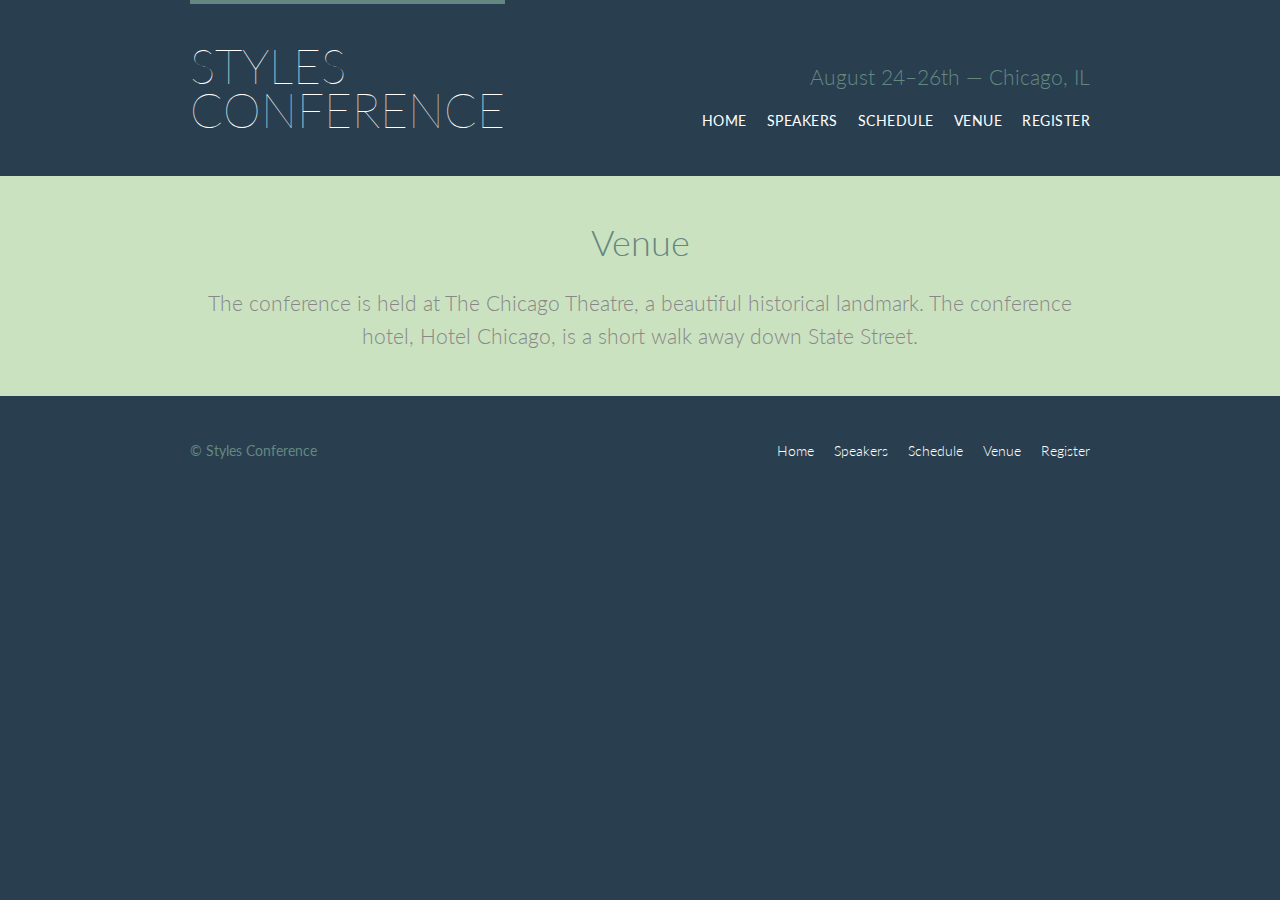
<file: venue.html>
<!DOCTYPE html>
<html lang="en">

  <head>
    <meta charset="utf-8">
    <title>Venue - Styles Conference</title>
    <link rel="stylesheet" href="http://fonts.googleapis.com/css?family=Lato:100,300,400">
    <link rel="stylesheet" type="text/css" href="./assets/stylesheets/main.css">
  </head>

  <body>

    <!-- Header -->

    <header class="container group primary-header">

      <h1 class="logo">
        <a href="index.html">Styles <br> Conference</a>
      </h1>

      <h3 class="tagline">August 24&ndash;26th &mdash; Chicago, IL</h3>

      <nav class="nav primary-nav">
        <ul>
          <li><a href="index.html">Home</a></li><!--
          --><li><a href="speakers.html">Speakers</a></li><!--
          --><li><a href="schedule.html">Schedule</a></li><!--
          --><li><a href="venue.html">Venue</a></li><!--
          --><li><a href="register.html">Register</a></li>
        </ul>
      </nav>

    </header>

    <!-- Main content -->
    <section class="row-alt">
      <div class="container lead">

        <h1>Venue</h1>
        <p>The conference is held at The Chicago Theatre, a beautiful historical landmark. The conference hotel, Hotel Chicago, is a short walk away down State Street.</p>

      </div>
    </section>
    <!-- Footer -->

    <footer class="primary-footer container group">

      <small>&copy; Styles Conference</small>

      <nav class="nav">
        <ul>
          <li><a href="index.html">Home</a></li><!--
          --><li><a href="speakers.html">Speakers</a></li><!--
          --><li><a href="schedule.html">Schedule</a></li><!--
          --><li><a href="venue.html">Venue</a></li><!--
          --><li><a href="register.html">Register</a></li>
        </ul>
      </nav>

    </footer>

  </body>
</html>
</file>
<file: assets/stylesheets/main.css>
/* http://meyerweb.com/eric/tools/css/reset/ 2. v2.0 | 20110126
  License: none (public domain)
*/

html, body, div, span, applet, object, iframe,
h1, h2, h3, h4, h5, h6, p, blockquote, pre,
a, abbr, acronym, address, big, cite, code,
del, dfn, em, img, ins, kbd, q, s, samp,
small, strike, strong, sub, sup, tt, var,
b, u, i, center,
dl, dt, dd, ol, ul, li,
fieldset, form, label, legend,
table, caption, tbody, tfoot, thead, tr, th, td,
article, aside, canvas, details, embed,
figure, figcaption, footer, header, hgroup,
menu, nav, output, ruby, section, summary,
time, mark, audio, video {
  margin: 0;
  padding: 0;
  border: 0;
  font-size: 100%;
  font: inherit;
  vertical-align: baseline;
}
/* HTML5 display-role reset for older browsers */
article, aside, details, figcaption, figure,
footer, header, hgroup, menu, nav, section {
  display: block;
}
body {
  line-height: 1;
}
ol, ul {
  list-style: none;
}
blockquote, q {
  quotes: none;
}
blockquote:before, blockquote:after,
q:before, q:after {
  content: '';
  content: none;
}
table {
  border-collapse: collapse;
  border-spacing: 0;
}

/*
  ========================================
  Custom styles
  ========================================
*/

body {
  background: #293f50;
  color: #888;
  font: 300 16px/22px "Lato", "Open Sans", "Helvetica Neue", Helvetica, Arial, sans-serif;
}
/*
  ========================================
  Grid
  ========================================
*/
*,
*:before,
*:after {
  -webkit-box-sizing: border-box;
     -moz-box-sizing: border-box;
          box-sizing: border-box;
}
.container,
.grid {
  margin: 0 auto;
  width:960px;
}

.container {
  padding-left: 30px;
  padding-right: 30px;
}
.col-1-3 {
  width:33.33%;
}
.col-2-3 {
  width: 66.66%;
}
.col-1-3,
.col-2-3 {
  display:inline-block;
  vertical-align: top;
}
.grid,
.col-1-3,
.col-2-3 {
  padding-left: 15px;
  padding-right: 15px;
}
/*
  ========================================
  Clearfix
  ========================================
*/

.group:before,
.group:after {
  content: "";
  display: table;
}
.group:after {
  clear: both;
}
.group {
  clear: both;
  *zoom: 1;
}

/*
  ========================================
  Rows
  ========================================
*/

.row {
  background: #fff;
  padding: 66px 0 44px 0;
}
.row-alt {
  background: #cbe2c1;
  background: -webkit-linear-gradient (to right, #a1d3b0, #f6f1d3);
  background: -moz-linear-gradient (to right, #a1d3b0, #f6f1d3);
  background: linear-gradient (to right, #a1d3b0, #f6f1d3);
  padding: 44px 0 22px 0;
}
.row,
.row-alt {
  min-width: 960px;
}
/*
  ========================================
  Typography
  ========================================
*/

h1, h3, h4, h5, p {
  margin-bottom: 22px;
}
h1, h2, h3, h4{
  color: #648880;
}
h1 {
  font-size: 36px;
  line-height: 44px;
}
h2 {
  font-size: 24px;
  line-height: 44px;
}
h3 {
  font-size: 21px
}
h4 {
  font-size: 18px;
} 
h5 {
  color:#a9b2b9;
  font-size: 14px;
  font-weight: 400;
  text-transform: uppercase;
}
strong {
  font-weight: 400;
}
cite, em {
  font-style: italic;
}

/*
  ========================================
  Leads
  ========================================
*/
.lead {
  text-align: center;
}
.lead p {
  font-size: 21px;
  line-height: 33px;
}

/*
  ========================================
  Links
  ========================================
*/

a:hover {
  color:#a9b2b9;
}
a {
  color:#648880;
}
a {
  color:#648880;
  text-decoration: none;
}
a:hover {
  color:#a9b2b9;
}
p a {
  border-bottom: 1px solid #dfe2e5;
}
.primary-header a,
.primary-footer a {
color:#fff;
}
.primary-header a:hover,
.primary-footer a:hover {
  color: #648880;
}

/*
  ========================================
  Buttons
  ========================================
*/

.btn {
  border-radius: 5 px;
  display: inline-block;
  margin: 0;
  color:#fff;
  cursor: pointer;
  font-weight: 400;
  letter-spacing: .5px;
  text-transform: uppercase;
}
.btn-alt {
  border: 1px solid #fff;
  padding: 10px 30px; 
}
.btn-alt:hover {
  background:#fff;
  color:#648880;
}
/*
  ========================================
  Primary header
  ========================================
*/

.logo {
  float: left;
  border-top: 4px solid #648880;
  padding: 40px 0 22px 0;
  font-size: 48px;
  line-height: 44px;
  text-transform: uppercase;
  font-weight: 100;
  letter-spacing: 0.5;
}
.tagline {
  margin: 66px 0 22px 0;
  text-align: right;
}
.primary-header {

}
.primary-nav {
  font-size: 14px;
  font-weight: 400;
  letter-spacing: .5px;
  text-transform: uppercase;
}
/*
  ========================================
  Primary footer
  ========================================
*/

.primary-footer {
  padding-bottom: 44px;
  padding-top: 44px;
  color: #648880;
  font-size: 14px;
}

.primary-footer small{
  float: left;
  font-weight: 400;
}


/*
  ========================================
  Navigation
  ========================================
*/

.nav {
  text-align: right;
}

.nav li {
  display: inline-block;
  margin: 0 10px;
  vertical-align: top;
}

.nav li:last-child {
  margin-right: 0;
}


/*
  ========================================
  Home
  ========================================
*/

.hero {
  padding: 22px 80px 66px 80px;
  line-height: 44px;
  text-align: center;
  color: #fff;
}
.hero h2{
  font-size: 36px;
}
.hero p{
  font-size: 24px;
  font-weight: 100;
}
.teaser a:hover h3 {
color:#a9b2b9;
}

.teaser img {
  border-radius: 5px;
  display: block;
  margin-bottom: 22px;
  max-width: 100%
}

/*
  ========================================
  Speakers
  ========================================
*/

.speaker {
  margin-bottom: 44px;
}

.speaker-info {
  border: 1px solid #dfe2e5;
  border-radius: 5px;
  margin-top: 88px;
  padding-bottom: 22px;
  text-align: center;
}

.speaker-info img {
  border-radius: 50%;
  height: 130px;
  margin: -66px 0 22px 0;
  vertical-align: top;
}

/*
  ========================================
  Venue
  ========================================
*/

.venue-theatre {
  margin-bottom: 66px;
}
.venue-hotel {
  margin-bottom: 22px;
}
.venue-map {
  height: 264px;
}

/*
  ========================================
  Register
  ========================================
*/

.why-attend {
  list-style: square;
  margin: 0 0 22px 30px;
}
form {
  margin-bottom: 22px;
}
input,
select,
textarea {
  font: 300 16px/22px "Lato", "Open Sans", "Helvetica Neue", Helvetica, Arial, sans-serif;
}
.register-group label {
  color: #648880;
  cursor: pointer;
  font-weight: 400;
}
.register-group input,
.register-group select,
.register-group textarea {
  border: 1px solid #c6c9cc;
  border-radius: 5px;
  color: #888;
  display: block;
  margin: 5px 0 27px 0;
  padding: 5px 8px;
}
.register-group input,
.register-group textarea {
  width: 100%;
}
.register-group select {
  height: 34px;
  width: 60px;
}
.register-group textarea {
  height: 78px;
}
.btn-default {
  border: 0;
  background: #648880;
  padding: 11px 30px;
  font-size: 14px;
}
.btn-default:hover {
  background: #77a198;
}

/*
  ========================================
  Schedule
  ========================================
*/

table {
  margin-bottom: 44px;
  width: 100%;
}
table:last-child {
  margin-bottom: 0;
}
th,
td {
  padding-bottom: 22px;
  vertical-align: top;
}
th {
  padding-right: 45px;
  text-align: right;
  width: 20%;
}
td {
  width: 40%;
}
thead {
  line-height: 44px;
}
thead th {
  color: #648880;
  font-size: 24px;
}
tbody th {
  color: #a9b2b9;
  font-size: 14px;
  font-weight: 400;
  padding-top: 22px;
  text-transform: uppercase;
}
tbody td {
  border-top: 1px solid #dfe2e5;
  padding-top: 21px;
}
tbody td:first-of-type {
  padding-right: 15px;
}
tbody td:last-of-type {
  padding-left: 15px;
}
tbody td:only-of-type {
  padding-left: 0;
  padding-right: 0;
}
table a {
  color: #888;
}
table h4 {
  margin-bottom: 0;
}
.schedule-offset {
  color: #a9b2b9;
}
</file>
<file: styles conference/Assets/stylesheets/main.css>
/* http://meyerweb.com/eric/tools/css/reset/ 2. v2.0 | 20110126
  License: none (public domain)
*/

html, body, div, span, applet, object, iframe,
h1, h2, h3, h4, h5, h6, p, blockquote, pre,
a, abbr, acronym, address, big, cite, code,
del, dfn, em, img, ins, kbd, q, s, samp,
small, strike, strong, sub, sup, tt, var,
b, u, i, center,
dl, dt, dd, ol, ul, li,
fieldset, form, label, legend,
table, caption, tbody, tfoot, thead, tr, th, td,
article, aside, canvas, details, embed,
figure, figcaption, footer, header, hgroup,
menu, nav, output, ruby, section, summary,
time, mark, audio, video {
  margin: 0;
  padding: 0;
  border: 0;
  font-size: 100%;
  font: inherit;
  vertical-align: baseline;
}
/* HTML5 display-role reset for older browsers */
article, aside, details, figcaption, figure,
footer, header, hgroup, menu, nav, section {
  display: block;
}
body {
  line-height: 1;
}
ol, ul {
  list-style: none;
}
blockquote, q {
  quotes: none;
}
blockquote:before, blockquote:after,
q:before, q:after {
  content: '';
  content: none;
}
table {
  border-collapse: collapse;
  border-spacing: 0;
}

/*
  ========================================
  Custom styles
  ========================================
*/

body {
  background: #293f50;
  color: #888;
  font: 300 16px/22px "Lato", "Open Sans", "Helvetica Neue", Helvetica, Arial, sans-serif;
}
/*
  ========================================
  Grid
  ========================================
*/
*,
*:before,
*:after {
  -webkit-box-sizing: border-box;
     -moz-box-sizing: border-box;
          box-sizing: border-box;
}
.container,
.grid {
  margin: 0 auto;
  width:960px;
}

.container {
  padding-left: 30px;
  padding-right: 30px;
}
.col-1-3 {
  width:33.33%;
}
.col-2-3 {
  width: 66.66%;
}
.col-1-3,
.col-2-3 {
  display:inline-block;
  vertical-align: top;
}
.grid,
.col-1-3,
.col-2-3 {
  padding-left: 15px;
  padding-right: 15px;
}
/*
  ========================================
  Clearfix
  ========================================
*/

.group:before,
.group:after {
  content: "";
  display: table;
}
.group:after {
  clear: both;
}
.group {
  clear: both;
  *zoom: 1;
}

/*
  ========================================
  Rows
  ========================================
*/

.row {
  background: #fff;
  padding: 66px 0 44px 0;
}
.row-alt {
  background: #cbe2c1;
  background: -webkit-linear-gradient (to right, #a1d3b0, #f6f1d3);
  background: -moz-linear-gradient (to right, #a1d3b0, #f6f1d3);
  background: linear-gradient (to right, #a1d3b0, #f6f1d3);
  padding: 44px 0 22px 0;
}
.row,
.row-alt {
  min-width: 960px;
}
/*
  ========================================
  Typography
  ========================================
*/

h1, h3, h4, h5, p {
  margin-bottom: 22px;
}
h1, h2, h3, h4{
  color: #648880;
}
h1 {
  font-size: 36px;
  line-height: 44px;
}
h2 {
  font-size: 24px;
  line-height: 44px;
}
h3 {
  font-size: 21px
}
h4 {
  font-size: 18px;
} 
h5 {
  color:#a9b2b9;
  font-size: 14px;
  font-weight: 400;
  text-transform: uppercase;
}
strong {
  font-weight: 400;
}
cite, em {
  font-style: italic;
}

/*
  ========================================
  Leads
  ========================================
*/
.lead {
  text-align: center;
}
.lead p {
  font-size: 21px;
  line-height: 33px;
}

/*
  ========================================
  Links
  ========================================
*/

a:hover {
  color:#a9b2b9;
}
a {
  color:#648880;
}
a {
  color:#648880;
  text-decoration: none;
}
a:hover {
  color:#a9b2b9;
}
p a {
  border-bottom: 1px solid #dfe2e5;
}
.primary-header a,
.primary-footer a {
color:#fff;
}
.primary-header a:hover,
.primary-footer a:hover {
  color: #648880;
}

/*
  ========================================
  Buttons
  ========================================
*/

.btn {
  border-radius: 5 px;
  display: inline-block;
  margin: 0;
  color:#fff;
  cursor: pointer;
  font-weight: 400;
  letter-spacing: .5px;
  text-transform: uppercase;
}
.btn-alt {
  border: 1px solid #fff;
  padding: 10px 30px; 
}
.btn-alt:hover {
  background:#fff;
  color:#648880;
}
/*
  ========================================
  Primary header
  ========================================
*/

.logo {
  float: left;
  border-top: 4px solid #648880;
  padding: 40px 0 22px 0;
  font-size: 48px;
  line-height: 44px;
  text-transform: uppercase;
  font-weight: 100;
  letter-spacing: 0.5;
}
.tagline {
  margin: 66px 0 22px 0;
  text-align: right;
}
.primary-header {

}
.primary-nav {
  font-size: 14px;
  font-weight: 400;
  letter-spacing: .5px;
  text-transform: uppercase;
}
/*
  ========================================
  Primary footer
  ========================================
*/

.primary-footer {
  padding-bottom: 44px;
  padding-top: 44px;
  color: #648880;
  font-size: 14px;
}

.primary-footer small{
  float: left;
  font-weight: 400;
}


/*
  ========================================
  Navigation
  ========================================
*/

.nav {
  text-align: right;
}
/*
  ========================================
  Home
  ========================================
*/

.hero {
  padding: 22px 80px 66px 80px;
  line-height: 44px;
  text-align: center;
  color: #fff;
}
.hero h2{
  font-size: 36px;
}
.hero p{
  font-size: 24px;
  font-weight: 100;
}
.teaser a:hover h3 {
color:#a9b2b9;
}
</file>
